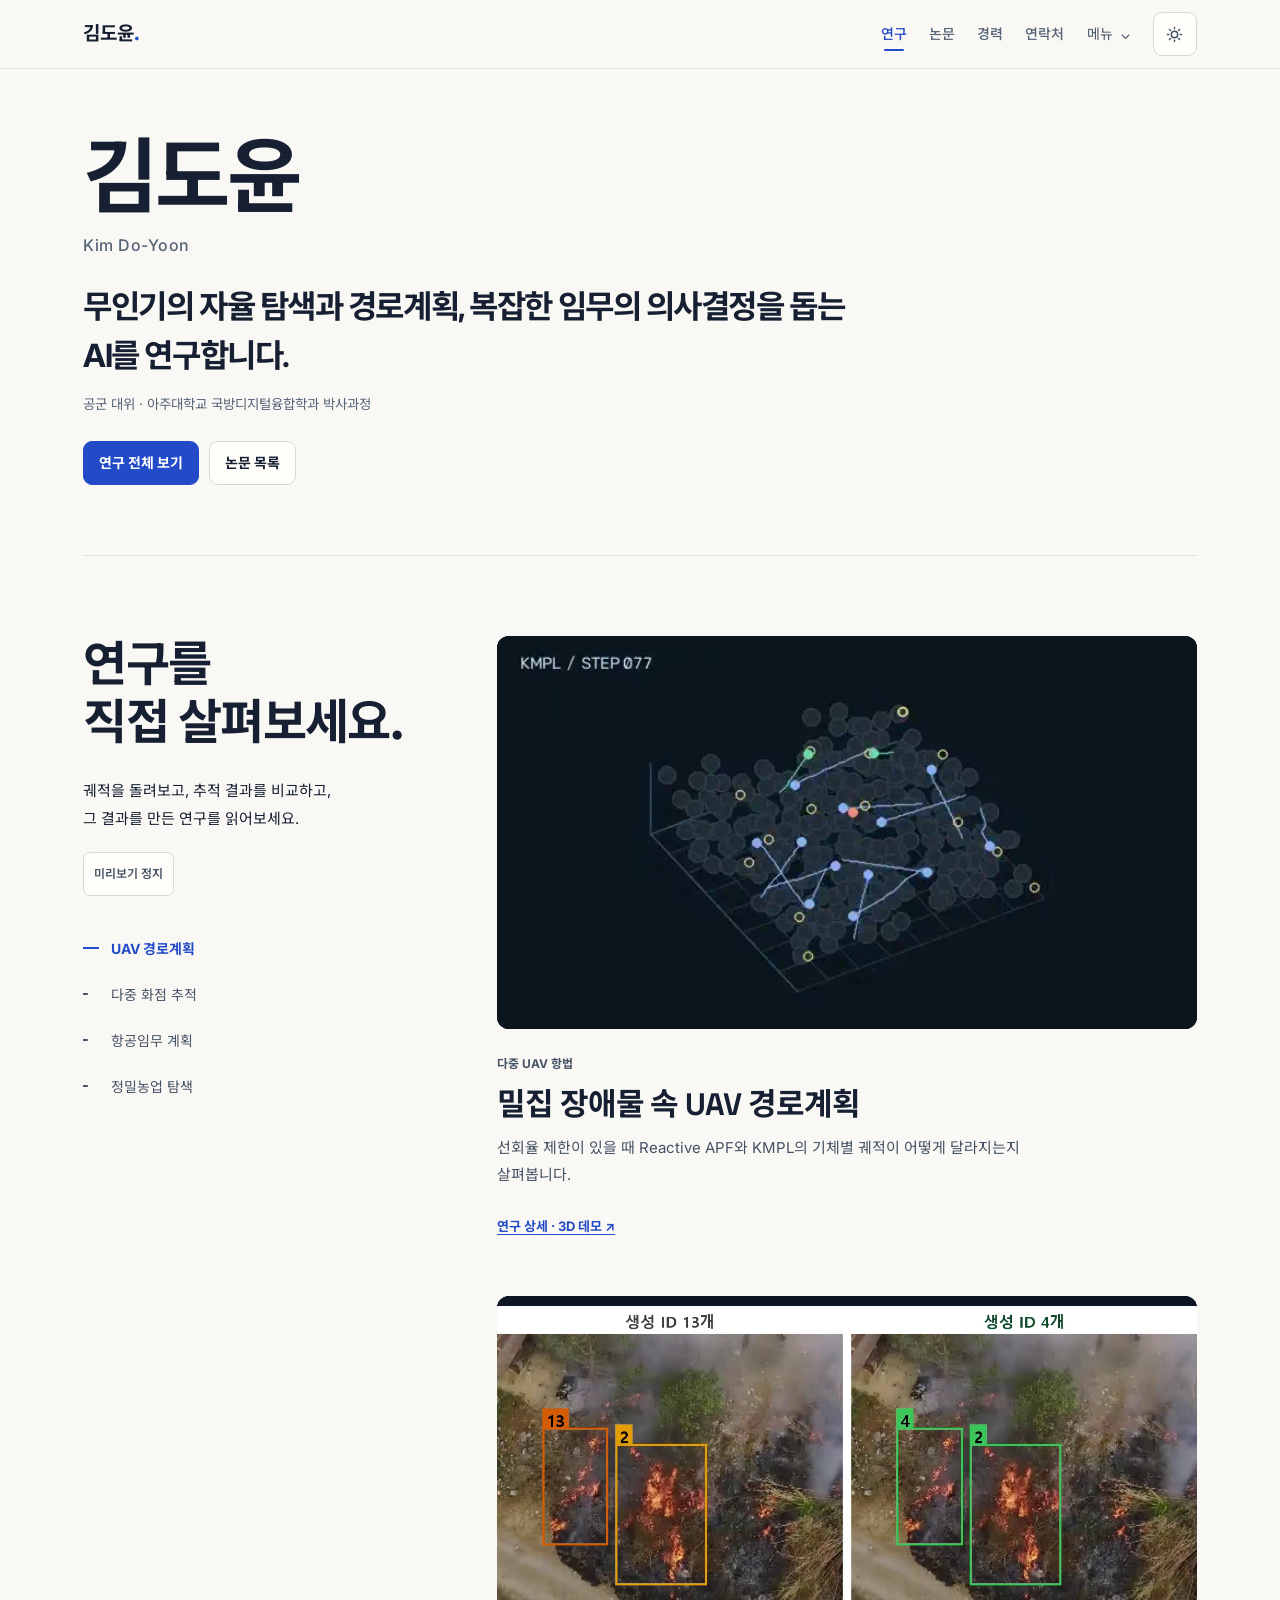
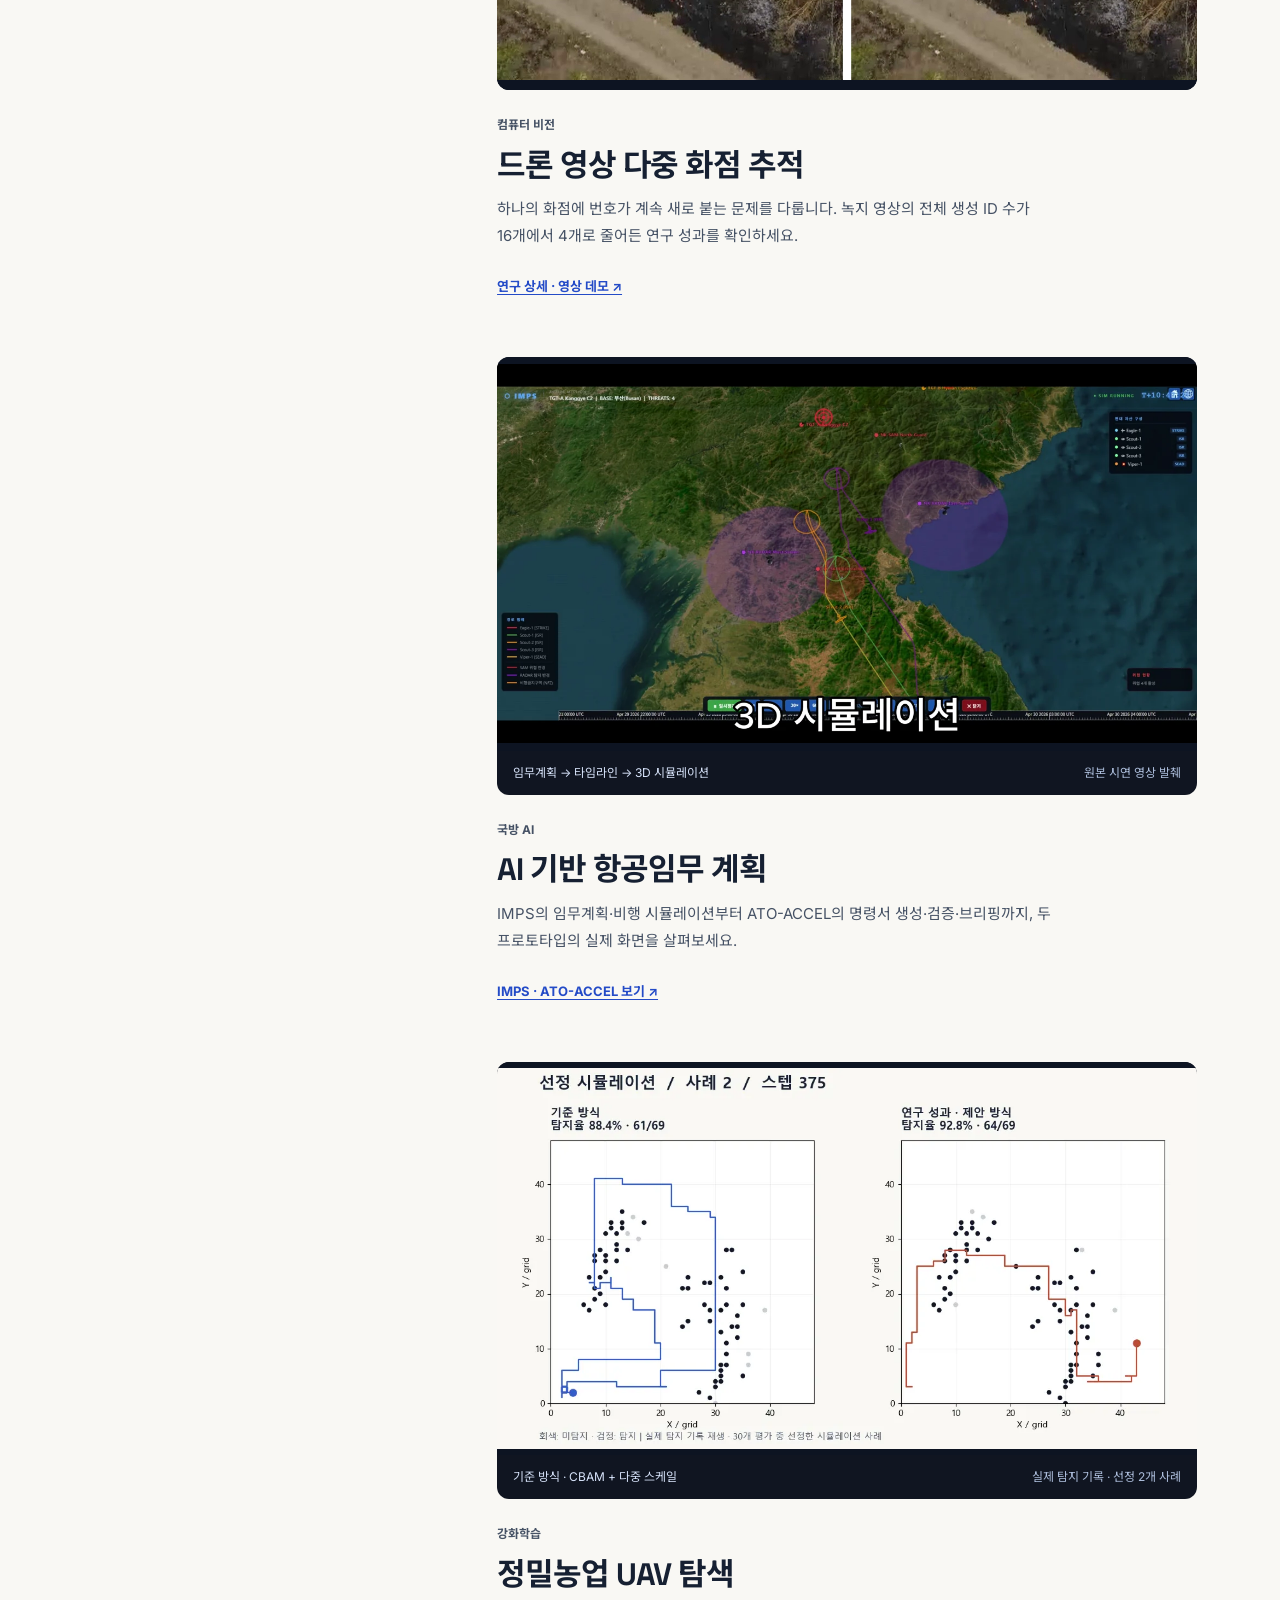
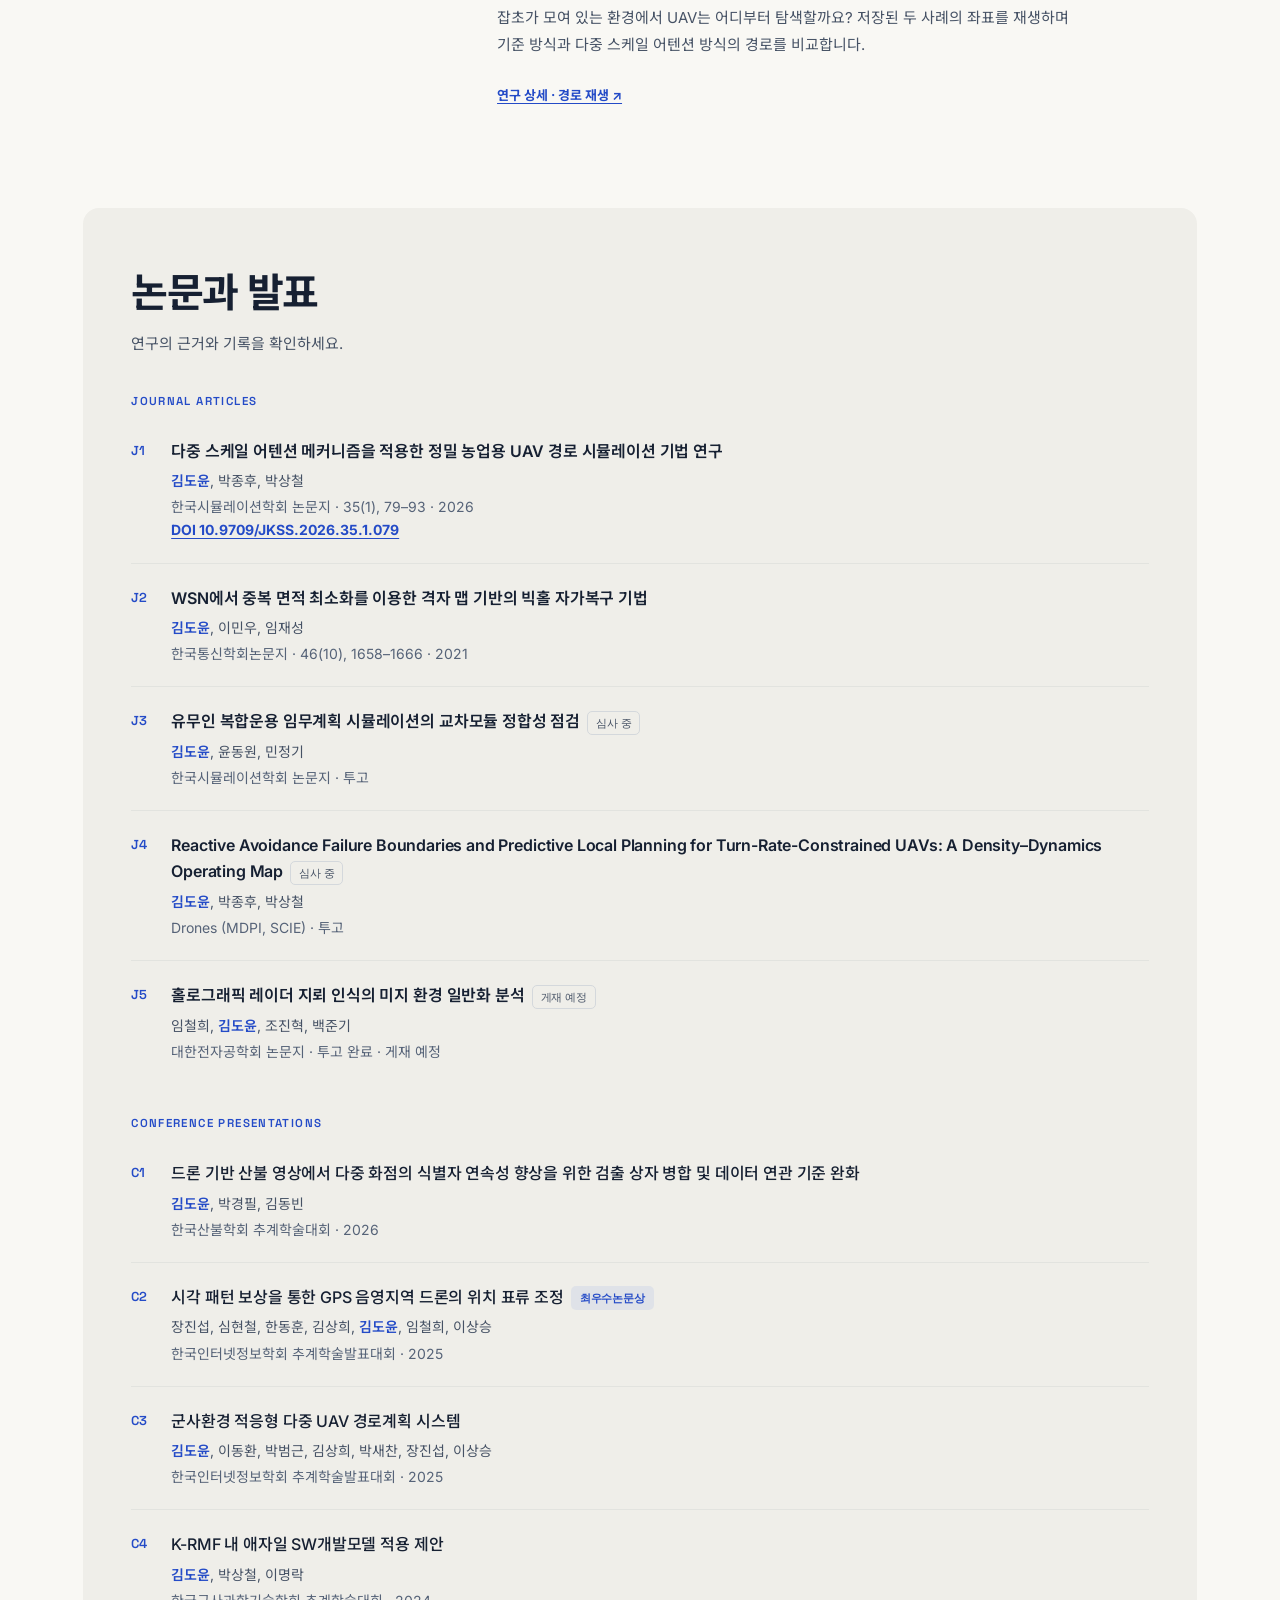
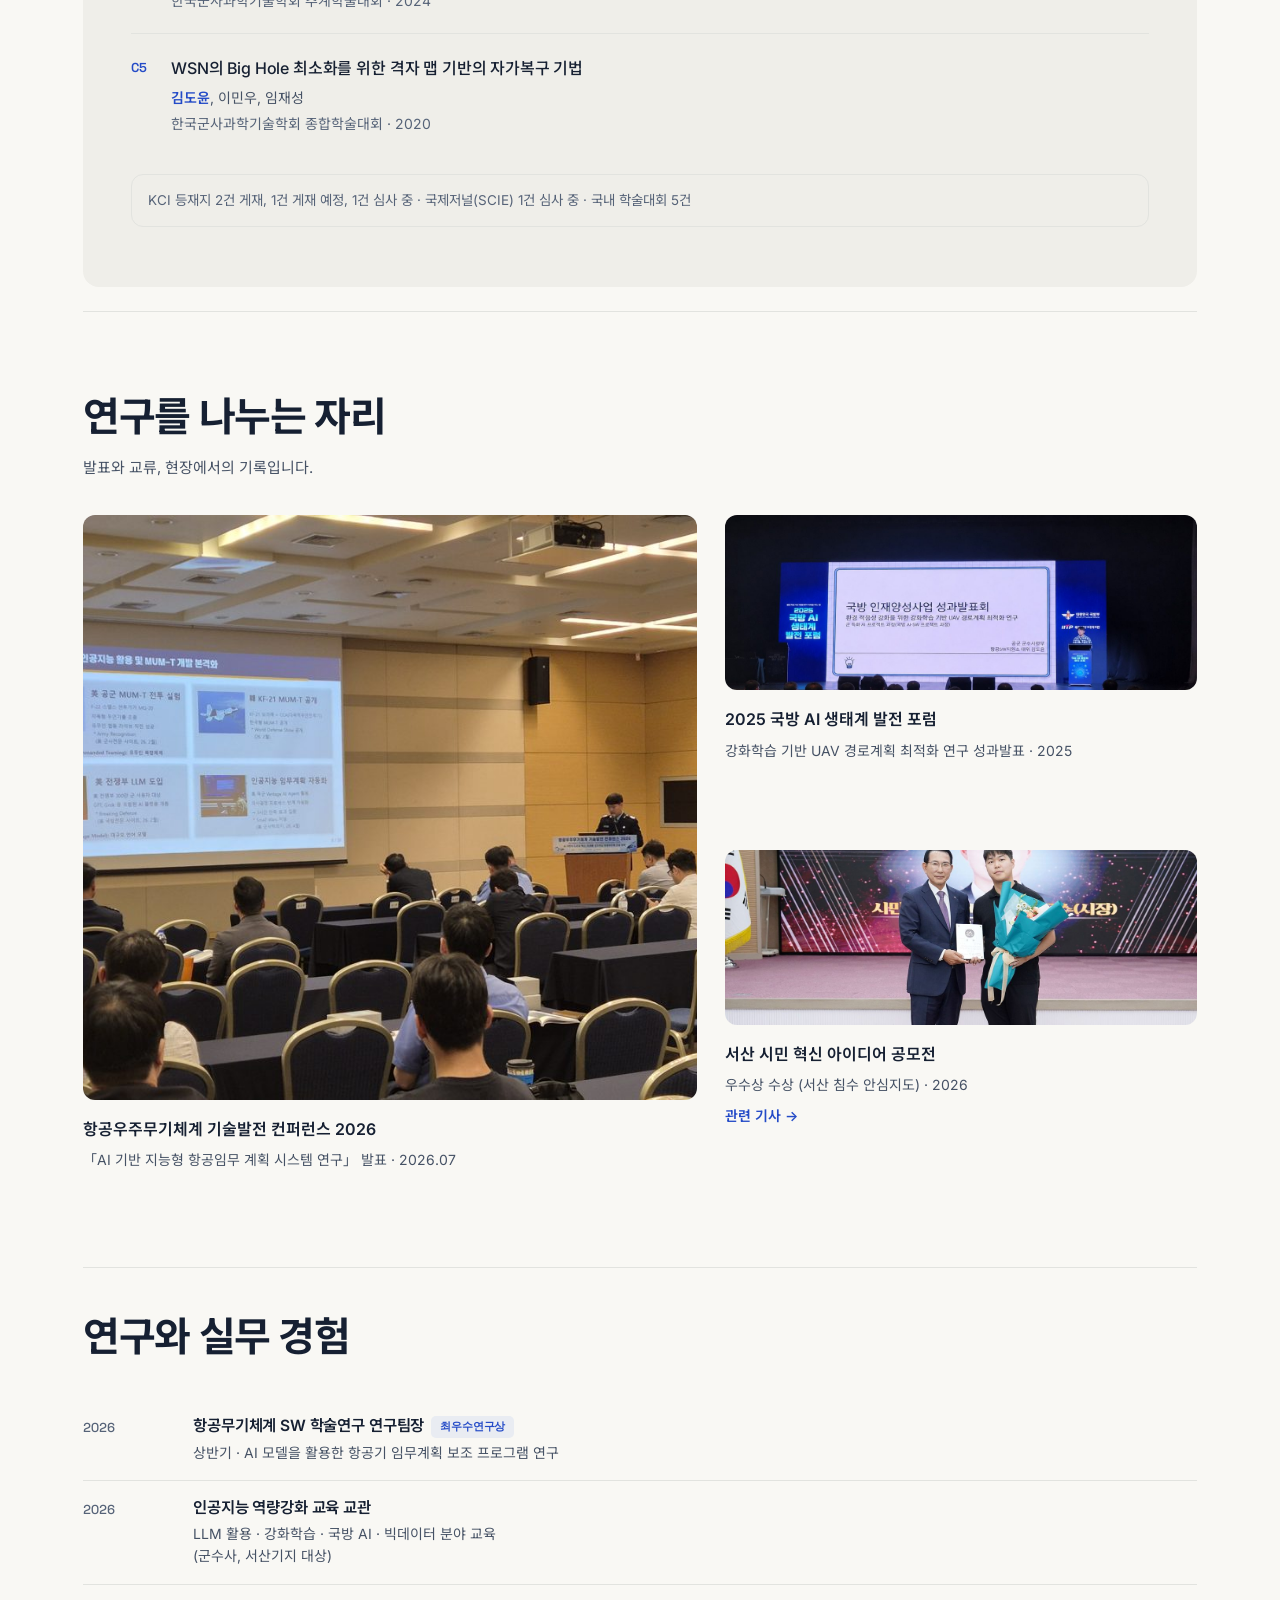
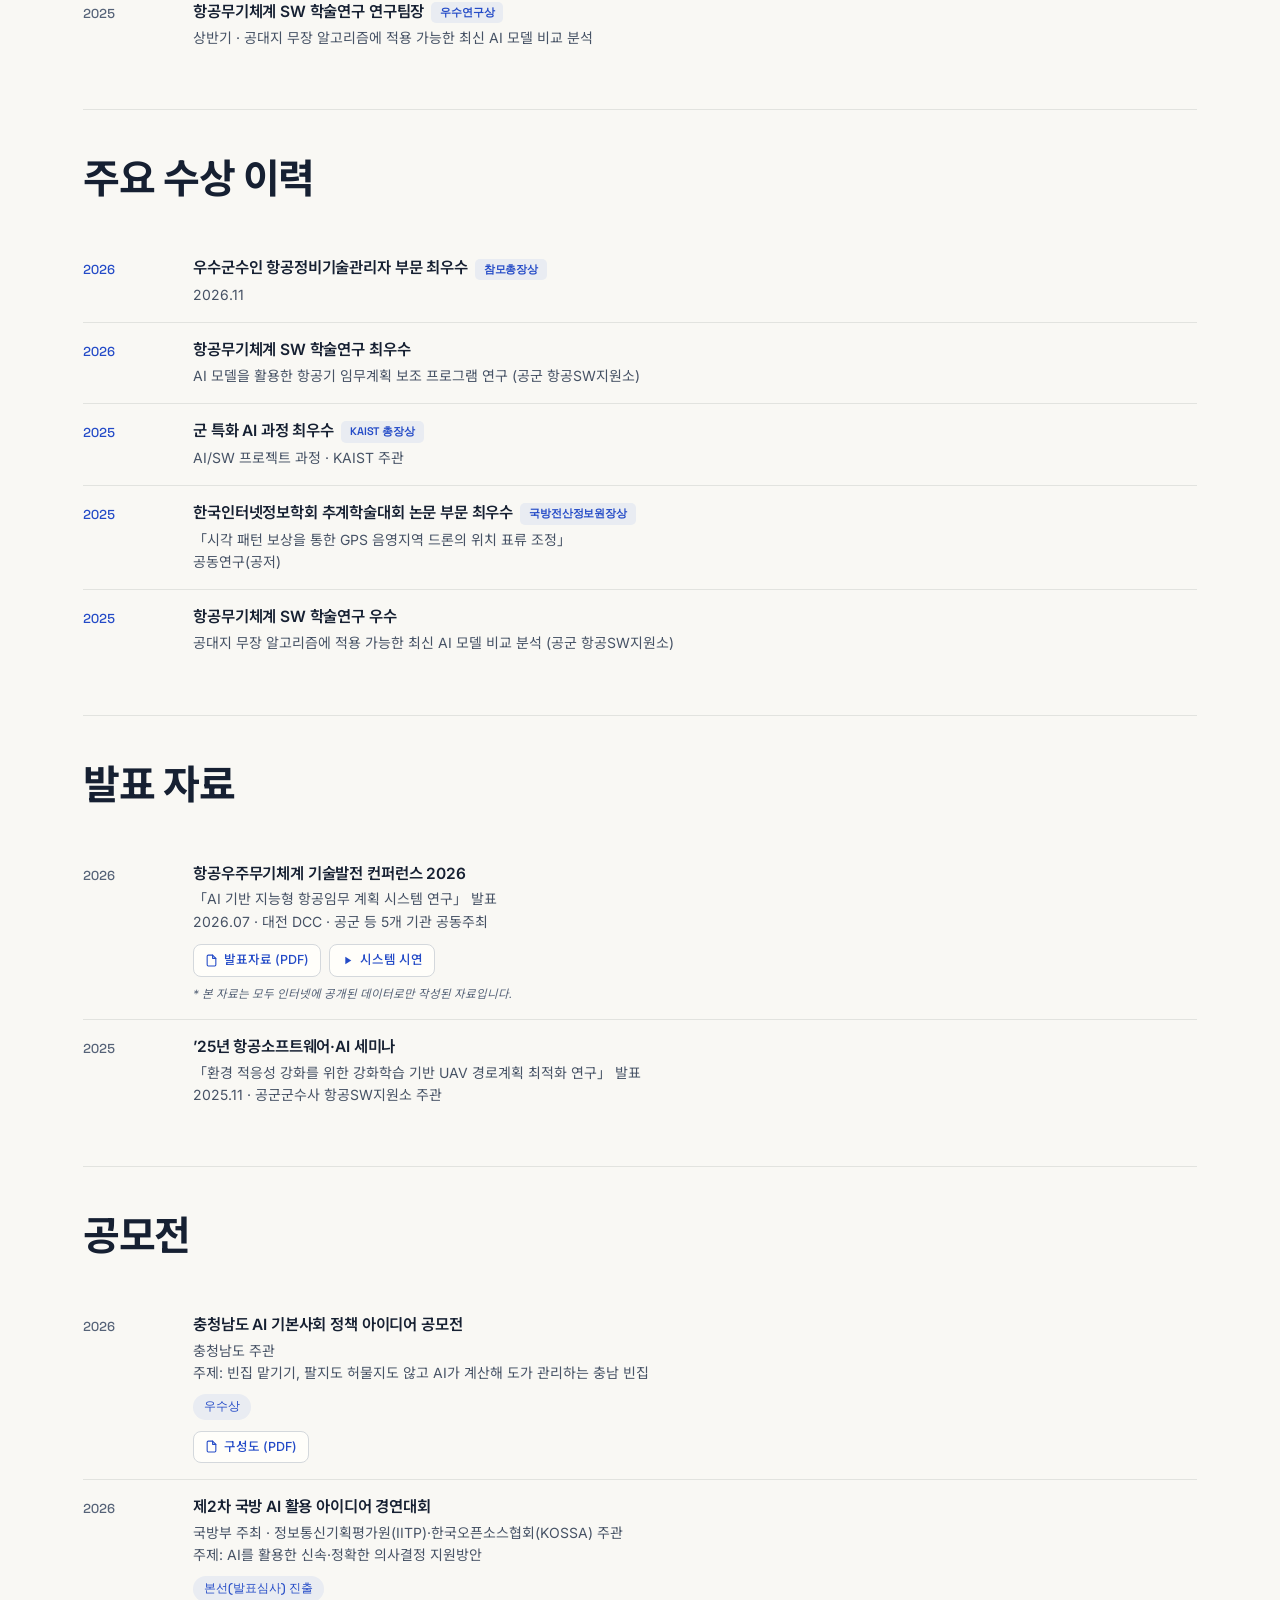
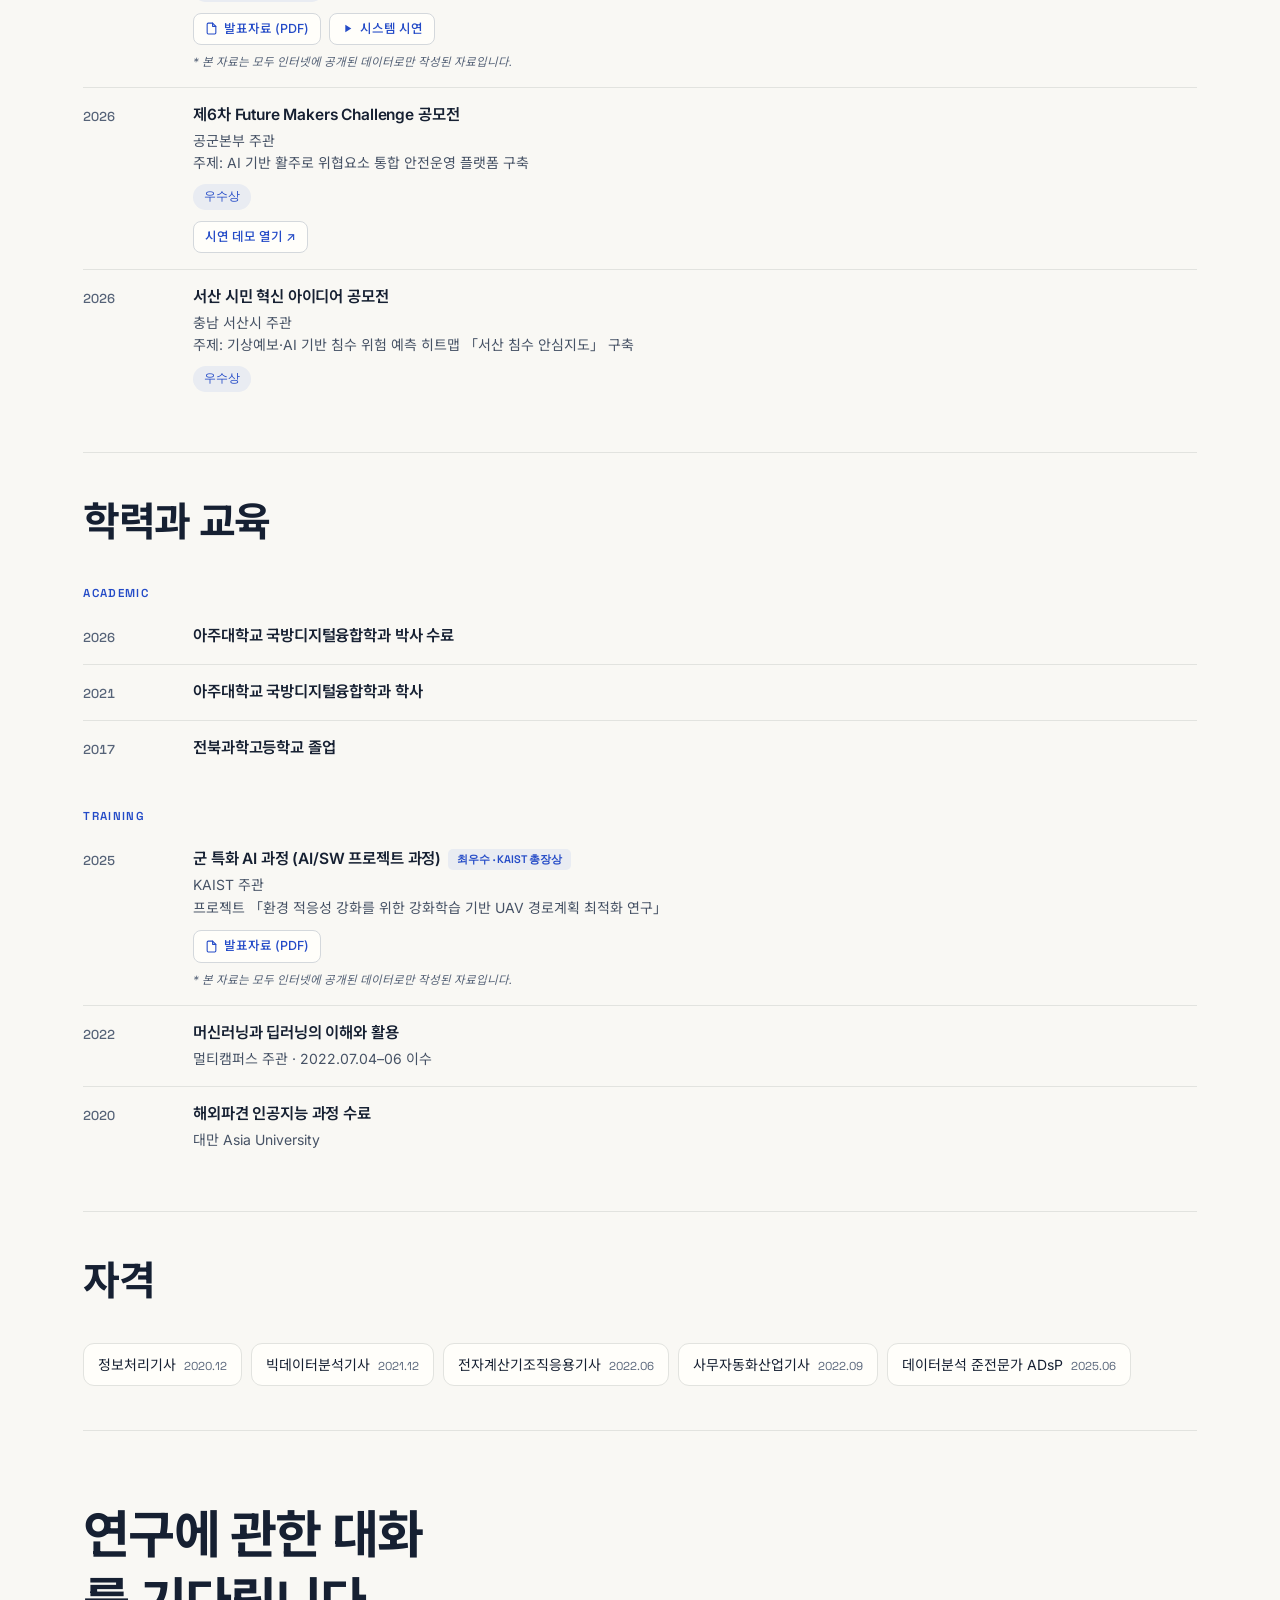
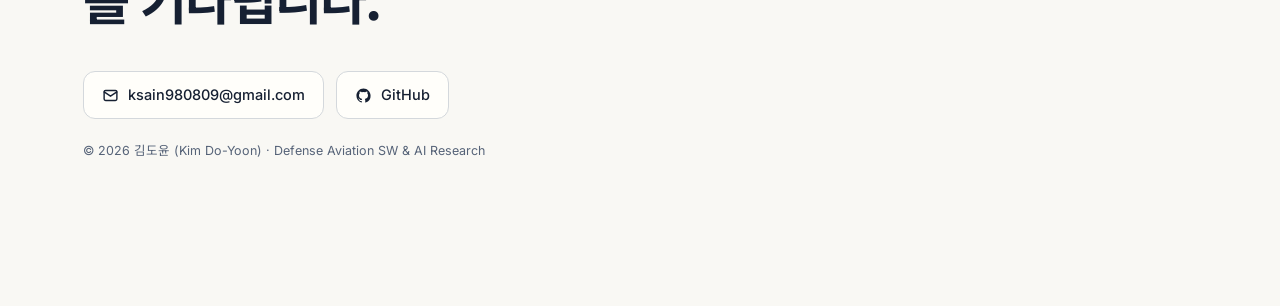
<file: index.html>
<!DOCTYPE html>
<html lang="ko" data-theme="light">
<head>
<meta charset="UTF-8">
<meta name="viewport" content="width=device-width, initial-scale=1.0">
<title>김도윤 | 강화학습 · 다중 UAV 연구</title>
<meta name="description" content="공군 대위 김도윤. 강화학습과 다중 UAV 자율성 연구. UAV 경로계획, AI 기반 임무계획, 정밀농업 탐색.">
<meta name="author" content="김도윤 (Kim Do-Yoon)">
<link rel="canonical" href="https://dodo-port.github.io/">
<meta name="theme-color" content="#ffffff">
<meta property="og:type" content="website">
<meta property="og:title" content="김도윤 | 강화학습 · 다중 UAV 연구">
<meta property="og:description" content="공군 대위 김도윤. 강화학습과 다중 UAV 자율성 연구. UAV 경로계획, AI 기반 임무계획, 정밀농업 탐색.">
<meta property="og:url" content="https://dodo-port.github.io/">
<meta property="og:locale" content="ko_KR">
<meta name="twitter:card" content="summary">
<meta name="twitter:title" content="김도윤 | 강화학습 · 다중 UAV 연구">
<meta name="twitter:description" content="공군 대위 김도윤. 강화학습과 다중 UAV 자율성 연구.">
<link rel="preconnect" href="https://fonts.googleapis.com">
<link rel="preconnect" href="https://fonts.gstatic.com" crossorigin>
<link href="https://fonts.googleapis.com/css2?family=Space+Grotesk:wght@400;500;600;700&family=Inter:wght@400;500;600&family=Noto+Sans+KR:wght@400;500;700&display=swap" rel="stylesheet">
<script>(function(){try{var t=localStorage.getItem('theme');if(t)document.documentElement.setAttribute('data-theme',t);}catch(e){}})();</script>
<style>
  :root{
    --bg:#ffffff; --bg2:#f6f7f9; --card:#ffffff;
    --text:#12141a; --text-dim:#484f5d; --text-faint:#6b7280;
    --line:#e8eaef; --line2:#dadde4;
    --accent:#2f56d0; --accent2:#5b8def; --accent-weak:rgba(47,86,208,.08);
    --shadow:0 1px 2px rgba(18,20,26,.04),0 8px 24px rgba(18,20,26,.06);
    --swarm:47,86,208; --spot:rgba(47,86,208,.06);
  }
  [data-theme="dark"]{
    --bg:#0e1116; --bg2:#161b22; --card:#161b22;
    --text:#eef1f6; --text-dim:#aeb6c2; --text-faint:#828c9b;
    --line:#232a33; --line2:#2f3742;
    --accent:#7aa2ff; --accent2:#9db9ff; --accent-weak:rgba(122,162,255,.12);
    --shadow:0 1px 2px rgba(0,0,0,.3),0 10px 30px rgba(0,0,0,.4);
    --swarm:122,162,255; --spot:rgba(122,162,255,.12);
  }
  *{margin:0;padding:0;box-sizing:border-box;}
  html{background:var(--bg);scroll-behavior:smooth;}
  body{background:var(--bg);color:var(--text);font-family:'Inter','Noto Sans KR',sans-serif;
    font-size:16px;line-height:1.65;-webkit-font-smoothing:antialiased;transition:background .4s,color .4s;overflow-x:hidden;}
  ::selection{background:var(--accent-weak);}
  a:focus-visible,button:focus-visible,.icon:focus-visible,.cbtn:focus-visible,.themebtn:focus-visible,.nav a:focus-visible{outline:2px solid var(--accent);outline-offset:3px;border-radius:6px;}
  a{color:inherit;}
  h1,h2,h3,.display{font-family:'Space Grotesk','Noto Sans KR',sans-serif;}
  /* cursor spotlight (커서 따라 은은한 빛) */
  .spotlight{position:fixed;inset:0;z-index:0;pointer-events:none;
    background:radial-gradient(560px circle at var(--mx,50%) var(--my,-300px),var(--spot),transparent 72%);}
  /* film grain (아주 옅은 질감) */
  .grain{position:fixed;inset:0;z-index:2;pointer-events:none;opacity:.04;
    background-image:url("data:image/svg+xml,%3Csvg xmlns='http://www.w3.org/2000/svg' width='170' height='170'%3E%3Cfilter id='n'%3E%3CfeTurbulence type='fractalNoise' baseFrequency='0.85' numOctaves='2' stitchTiles='stitch'/%3E%3C/filter%3E%3Crect width='100%25' height='100%25' filter='url(%23n)'/%3E%3C/svg%3E");}
  [data-theme="dark"] .grain{opacity:.07;}

  /* ===== TOP BAR ===== */
  .topbar{position:sticky;top:0;z-index:50;background:color-mix(in srgb,var(--bg) 80%,transparent);
    backdrop-filter:blur(14px);border-bottom:1px solid var(--line);}
  .topbar-in{max-width:800px;margin:0 auto;padding:0 28px;height:60px;display:flex;align-items:center;justify-content:space-between;}
  .brand{font-family:'Space Grotesk',sans-serif;font-weight:600;font-size:16px;letter-spacing:-.01em;white-space:nowrap;flex:none;}
  .brand .dot{color:var(--accent);}
  .nav{display:flex;gap:2px;align-items:center;}
  .nav a{position:relative;font-size:13px;color:var(--text-faint);text-decoration:none;padding:7px 9px;border-radius:7px;
    transition:color .18s;font-weight:500;white-space:nowrap;}
  .nav a:hover{color:var(--text);}
  .nav a.active{color:var(--accent);}
  .nav a.active::after{content:'';position:absolute;left:12px;right:12px;bottom:2px;height:2px;background:var(--accent);border-radius:2px;}
  .themebtn{margin-left:8px;width:36px;height:36px;border:1px solid var(--line2);border-radius:9px;background:var(--card);
    color:var(--text-dim);cursor:pointer;display:inline-flex;align-items:center;justify-content:center;transition:color .2s,background .2s,border-color .2s,transform .2s;}
  .themebtn:hover{color:var(--accent);border-color:var(--accent);transform:rotate(-15deg);}
  .themebtn svg{width:17px;height:17px;}
  .themebtn .moon{display:none;} [data-theme="dark"] .themebtn .sun{display:none;} [data-theme="dark"] .themebtn .moon{display:block;}

  .wrap{max-width:800px;margin:0 auto;padding:0 28px;position:relative;z-index:1;}

  /* ===== HERO ===== */
  .hero{position:relative;padding:66px 0 12px;}
  #swarm{position:absolute;inset:-30px -40px auto -40px;height:420px;width:calc(100% + 80px);z-index:0;pointer-events:none;
    -webkit-mask-image:radial-gradient(120% 100% at 60% 30%,#000 40%,transparent 78%);
    mask-image:radial-gradient(120% 100% at 60% 30%,#000 40%,transparent 78%);opacity:.9;}
  .hero-in{position:relative;z-index:1;display:grid;grid-template-columns:132px 1fr;gap:34px;align-items:start;}
  .avatar{width:132px;height:132px;border-radius:24px;overflow:hidden;border:1px solid var(--line2);
    background:linear-gradient(150deg,var(--accent-weak),var(--bg2));display:flex;align-items:center;justify-content:center;box-shadow:var(--shadow);}
  .avatar img{width:100%;height:100%;object-fit:cover;display:block;}
  .avatar .ph{font-family:'Space Grotesk',sans-serif;font-weight:600;font-size:40px;color:var(--accent);}
  .eyebrow{font-size:12.5px;color:var(--accent);font-weight:600;letter-spacing:.04em;margin-bottom:10px;display:inline-flex;align-items:center;gap:7px;}
  .eyebrow::before{content:'';width:16px;height:1.5px;background:var(--accent);}
  h1{font-size:clamp(30px,5.4vw,44px);font-weight:700;line-height:1.05;letter-spacing:-.022em;}
  h1 .rank{color:var(--text-faint);font-weight:500;font-size:.42em;display:block;letter-spacing:0;margin-bottom:8px;}
  .name-en{font-size:15px;color:var(--text-faint);margin-top:9px;font-weight:500;}
  .bio{font-size:16.5px;color:var(--text-dim);line-height:1.72;margin-top:20px;max-width:560px;}
  .bio .hl{color:var(--text);font-weight:600;}
  .affil{font-size:13.5px;color:var(--text-faint);margin-top:16px;line-height:1.7;}
  .affil b{color:var(--text-dim);font-weight:600;}
  .icons{display:flex;flex-wrap:wrap;gap:9px;margin-top:22px;}
  .icon{width:40px;height:40px;border:1px solid var(--line2);border-radius:11px;background:var(--card);color:var(--text-dim);
    display:inline-flex;align-items:center;justify-content:center;text-decoration:none;transition:color .2s,background .2s,border-color .2s,transform .2s;}
  .icon:hover{color:#fff;background:var(--accent);border-color:var(--accent);transform:translateY(-3px);box-shadow:var(--shadow);}
  .icon svg{width:18px;height:18px;}

  /* hero load stagger */
  .hero-in .anim{opacity:0;transform:translateY(14px);animation:rise .7s cubic-bezier(.2,.7,.2,1) forwards;}
  .hero-in .avatar{opacity:0;transform:scale(.9);animation:pop .7s cubic-bezier(.2,.7,.2,1) forwards;}
  .a1{animation-delay:.05s;} .a2{animation-delay:.14s;} .a3{animation-delay:.22s;}
  .a4{animation-delay:.30s;} .a5{animation-delay:.38s;} .a6{animation-delay:.46s;}
  @keyframes rise{to{opacity:1;transform:none;}}
  @keyframes pop{to{opacity:1;transform:none;}}

  /* ===== SECTION ===== */
  section{padding:46px 0;border-top:1px solid var(--line);scroll-margin-top:72px;}
  .sec-label{font-family:'Space Grotesk',sans-serif;font-size:12.5px;color:var(--text-faint);letter-spacing:.16em;
    text-transform:uppercase;font-weight:600;margin-bottom:24px;display:flex;align-items:center;gap:10px;}
  .sec-label::before{content:'';width:6px;height:6px;border-radius:2px;background:var(--accent);}

  /* reveal on scroll */
  .reveal{opacity:0;transform:translateY(20px);transition:opacity .6s cubic-bezier(.2,.7,.2,1),transform .6s cubic-bezier(.2,.7,.2,1);}
  .reveal.show{opacity:1;transform:none;}

  /* research */
  .interests{display:grid;grid-template-columns:1fr 1fr;gap:14px;}
  .interest{position:relative;background:var(--card);border:1px solid var(--line);border-radius:16px;padding:22px;
    transition:border-color .25s,transform .25s,box-shadow .25s;overflow:hidden;}
  .interest::before{content:'';position:absolute;inset:0;background:linear-gradient(150deg,var(--accent-weak),transparent 60%);opacity:0;transition:opacity .25s;}
  .interest:hover{border-color:var(--accent);transform:translateY(-4px);box-shadow:var(--shadow);}
  .interest:hover::before{opacity:1;}
  .interest>*{position:relative;}
  .interest .tag{display:inline-block;font-family:'Space Grotesk',sans-serif;font-size:11px;font-weight:600;letter-spacing:.06em;
    color:var(--accent);background:var(--accent-weak);border-radius:6px;padding:3px 9px;margin-bottom:12px;}
  .interest h3{font-size:16px;font-weight:600;margin-bottom:6px;letter-spacing:-.01em;}
  .interest p{font-size:14px;color:var(--text-dim);line-height:1.6;}

  /* projects & demos */
  .demos{display:grid;grid-template-columns:1fr 1fr;gap:16px;}
  .demo{background:var(--card);border:1px solid var(--line);border-radius:16px;overflow:hidden;transition:border-color .25s,transform .25s,box-shadow .25s;}
  .demo:hover{border-color:var(--accent);transform:translateY(-3px);box-shadow:var(--shadow);}
  .demo .vid{position:relative;aspect-ratio:16/9;background:var(--bg2);border-bottom:1px solid var(--line);overflow:hidden;}
  .demo .vid iframe,.demo .vid video{position:absolute;inset:0;width:100%;height:100%;border:0;display:block;object-fit:cover;}
  .demo .vid .ph{position:absolute;inset:0;display:flex;flex-direction:column;align-items:center;justify-content:center;gap:9px;
    color:var(--text-faint);font-size:12.5px;text-align:center;padding:0 16px;}
  .demo .vid .ph svg{width:34px;height:34px;opacity:.55;}
  .demo .meta{padding:16px 18px;}
  .demo .meta h3{font-size:15.5px;font-weight:600;margin-bottom:5px;letter-spacing:-.01em;}
  .demo .meta p{font-size:13.5px;color:var(--text-dim);line-height:1.55;}

  /* publications */
  .pub{display:grid;grid-template-columns:26px 1fr;gap:14px;padding:16px 0;}
  .pub+.pub{border-top:1px solid var(--line);}
  .pub .n{font-family:'Space Grotesk',sans-serif;font-size:13px;color:var(--accent);font-weight:600;padding-top:2px;}
  .pub .t{font-size:15.5px;font-weight:600;line-height:1.4;letter-spacing:-.01em;}
  .pub .a{font-size:13.5px;color:var(--text-dim);margin-top:5px;line-height:1.5;}
  .pub .v{font-size:13px;color:var(--text-faint);margin-top:3px;}
  .pub .me{color:var(--accent);font-weight:600;}
  .badge{display:inline-block;font-family:'Space Grotesk',sans-serif;font-size:11px;font-weight:500;padding:2px 8px;border-radius:5px;
    margin-left:7px;vertical-align:middle;background:var(--bg2);color:var(--text-dim);border:1px solid var(--line2);}
  .badge.award{background:var(--accent-weak);color:var(--accent);border-color:transparent;font-weight:600;}
  #awards .row .when{color:var(--accent);}
  .summary{margin-top:18px;font-size:13.5px;color:var(--text-faint);background:var(--bg2);border-radius:12px;padding:14px 16px;
    border:1px solid var(--line);}
  .pub.mini{padding:12px 0;}
  .pub.mini .t{font-size:14.5px;font-weight:500;}
  .pub.mini .a,.pub.mini .v{font-size:12.5px;}

  /* rows */
  .row{display:grid;grid-template-columns:104px 1fr;gap:20px;padding:16px 0;}
  .row+.row{border-top:1px solid var(--line);}
  .row .when{font-family:'Space Grotesk',sans-serif;font-size:13px;color:var(--text-faint);font-weight:500;padding-top:2px;}
  .row .head{font-size:15.5px;font-weight:600;letter-spacing:-.01em;line-height:1.4;}
  .row .desc{font-size:14px;color:var(--text-dim);margin-top:4px;line-height:1.6;}
  .desc,.row .head,.pub .t,.pub .a,.pub .v,.bio,.interest p{text-wrap:pretty;}
  .row .pill{display:inline-block;font-family:'Space Grotesk',sans-serif;font-size:12px;font-weight:500;color:var(--accent);
    background:var(--accent-weak);border-radius:20px;padding:3px 11px;margin-top:9px;}
  .links{display:flex;flex-wrap:wrap;gap:8px;margin-top:11px;}
  .rlink{display:inline-flex;align-items:center;gap:6px;font-size:12.5px;font-weight:500;color:var(--accent);text-decoration:none;
    border:1px solid var(--line2);border-radius:8px;padding:5px 11px;background:var(--card);transition:color .18s,background .18s,border-color .18s;}
  .rlink:hover{color:#fff;background:var(--accent);border-color:var(--accent);}
  .rlink svg{width:13px;height:13px;flex:none;}
  .note{font-size:11.5px;color:var(--text-faint);margin-top:9px;font-style:italic;line-height:1.5;}
  .subgrp{font-family:'Space Grotesk',sans-serif;font-size:11.5px;color:var(--accent);letter-spacing:.12em;text-transform:uppercase;font-weight:600;margin:0 0 6px;}
  .subgrp:not(:first-of-type){margin-top:30px;}

  /* chips */
  .chips{display:flex;flex-wrap:wrap;gap:9px;}
  .chip{display:inline-flex;align-items:baseline;gap:8px;font-size:14px;background:var(--card);border:1px solid var(--line);
    border-radius:11px;padding:9px 14px;transition:border-color .2s,transform .2s;}
  .chip:hover{border-color:var(--accent);transform:translateY(-2px);}
  .chip .d{font-family:'Space Grotesk',sans-serif;font-size:11.5px;color:var(--text-faint);}

  /* contact */
  .contact-row{display:flex;flex-wrap:wrap;gap:12px;align-items:center;margin-bottom:18px;}
  .cbtn{display:inline-flex;align-items:center;gap:9px;font-size:14.5px;font-weight:500;color:var(--text);text-decoration:none;
    border:1px solid var(--line2);border-radius:12px;padding:11px 18px;background:var(--card);transition:color .2s,background .2s,border-color .2s,transform .2s;}
  .cbtn:hover{color:#fff;background:var(--accent);border-color:var(--accent);transform:translateY(-2px);box-shadow:var(--shadow);}
  .cbtn svg{width:17px;height:17px;}
  .foot{font-size:12.5px;color:var(--text-faint);margin-top:22px;padding-bottom:64px;}

  /* research cards (그림 포함) */
  .rcards{display:grid;grid-template-columns:1fr 1fr;gap:16px;}
  .rcard{background:var(--card);border:1px solid var(--line);border-radius:16px;overflow:hidden;transition:border-color .25s,transform .25s,box-shadow .25s;}
  .rcard:hover{border-color:var(--accent);transform:translateY(-4px);box-shadow:var(--shadow);}
  .rcard .media{aspect-ratio:16/10;background:var(--card);border-bottom:1px solid var(--line);display:flex;align-items:center;justify-content:center;overflow:hidden;padding:10px;}
  .rcard .media img{width:100%;height:100%;object-fit:contain;display:block;}
  .rcard .meta{padding:18px 20px;}
  .rcard .rtag{display:inline-block;font-family:'Space Grotesk',sans-serif;font-size:11px;font-weight:600;letter-spacing:.04em;color:var(--accent);background:var(--accent-weak);border-radius:6px;padding:3px 9px;margin-bottom:10px;}
  .rcard h3{font-size:16px;font-weight:600;letter-spacing:-.01em;margin-bottom:6px;}
  .rcard p{font-size:13.5px;color:var(--text-dim);line-height:1.6;}

  /* activity gallery */
  .gallery{display:grid;grid-template-columns:1fr 1fr;gap:16px;}
  .gitem{border:1px solid var(--line);border-radius:14px;overflow:hidden;background:var(--card);transition:border-color .25s,transform .25s;}
  .gitem:hover{border-color:var(--accent);transform:translateY(-3px);}
  .gitem img{width:100%;aspect-ratio:16/9;object-fit:cover;display:block;border-bottom:1px solid var(--line);}
  .gitem .cap{padding:12px 15px;font-size:13px;color:var(--text-dim);}
  .gitem .cap b{color:var(--text);font-weight:600;display:block;font-size:13.5px;margin-bottom:2px;}
  .gitem .cap a{display:inline-block;margin-top:7px;color:var(--accent);font-weight:600;text-decoration:none;}
  .gitem .cap a:hover{text-decoration:underline;}

  @media(max-width:640px){
    .topbar-in{gap:10px;}
    .brand{flex:none;}
    .nav{overflow-x:auto;flex-wrap:nowrap;-webkit-overflow-scrolling:touch;scrollbar-width:none;}
    .nav::-webkit-scrollbar{display:none;}
    .nav a{padding:7px 8px;font-size:12.5px;white-space:nowrap;}
    .hero-in{grid-template-columns:1fr;gap:22px;}
    .avatar{width:104px;height:104px;}
    .interests{grid-template-columns:1fr;}
    .rcards{grid-template-columns:1fr;}
    .gallery{grid-template-columns:1fr;}
    .demos{grid-template-columns:1fr;}
    .row{grid-template-columns:1fr;gap:5px;}
    #swarm{height:340px;}
  }
  @media(prefers-reduced-motion:reduce){
    .hero-in .anim,.hero-in .avatar{animation:none;opacity:1;transform:none;}
    .reveal{opacity:1;transform:none;transition:none;}
    #swarm{display:none;}
    .spotlight{display:none;}
    html{scroll-behavior:auto;}
  }

  /* Portfolio preview */
  :root{--bg:#f9f8f4;--bg2:#efeee9;--card:#fffefa;--text:#162032;--text-dim:#465265;--text-faint:#566378;--line:#e2e3df;--line2:#d4d8dc;--accent:#244bc7;}
  [data-theme="dark"]{--bg:#101521;--bg2:#181f2d;--card:#181f2d;--text:#edf1fa;--text-dim:#bac5d8;--text-faint:#a2aec5;--line:#293345;--line2:#37445a;--accent:#9ab4ff;}
  .topbar-in,.wrap{max-width:1216px;padding-inline:clamp(20px,4vw,58px);}
  .topbar-in{height:68px;gap:12px;}
  .brand{font-family:'Space Grotesk','Noto Sans KR',sans-serif;text-decoration:none;font-size:19px;font-weight:700;}
  .nav{margin-left:auto;overflow:visible;gap:4px;}
  .nav a,.nav-more summary{font-size:14px;}
  .nav-more{position:relative;}
  .nav-more summary{list-style:none;cursor:pointer;color:var(--text-dim);padding:9px 10px;border-radius:7px;white-space:nowrap;}
  .nav-more summary::-webkit-details-marker{display:none;}
  .nav-more summary::after{content:'⌄';margin-left:7px;}
  .nav-more summary:focus-visible{outline:2px solid var(--accent);}
  .nav-more > div{position:absolute;top:calc(100% + 8px);right:0;display:grid;min-width:150px;padding:7px;border:1px solid var(--line2);border-radius:12px;background:var(--card);box-shadow:var(--shadow);}
  .nav-more a{padding:9px 12px;}
  .themebtn{margin-left:0;flex:none;}
  .hero{padding:clamp(38px,6vw,88px) 0 clamp(38px,5vw,72px);}
  .hero-in{grid-template-columns:minmax(0,1.12fr) minmax(0,1fr);align-items:center;gap:clamp(28px,5vw,72px);}
  .hero .eyebrow{margin-bottom:16px;letter-spacing:.08em;}
  .hero h1{font-size:clamp(47px,6.1vw,88px);letter-spacing:-.08em;line-height:1.08;}
  .name-en{font-size:16px;margin-top:10px;letter-spacing:.03em;}
  .hero .bio{font-size:clamp(19px,2.05vw,29px);font-weight:700;color:var(--text);letter-spacing:-.045em;line-height:1.53;margin-top:24px;word-break:keep-all;}
  .hero .affil{margin-top:12px;word-break:keep-all;}
  .hero-actions,.work-links{display:flex;flex-wrap:wrap;gap:10px;}
  .hero-actions{margin-top:25px;}
  .action{display:inline-flex;align-items:center;justify-content:center;min-height:44px;padding:9px 15px;border:1px solid var(--line2);border-radius:9px;font-size:14px;font-weight:700;text-decoration:none;background:var(--card);color:var(--text);}
  .action:hover{border-color:var(--accent);color:var(--accent);}
  .action.primary{color:white;background:#244bc7;border-color:#244bc7;}
  .action.primary:hover{background:#1838a0;}
  .hero-art{position:relative;isolation:isolate;overflow:hidden;min-width:0;border-radius:20px;background:#121e39;color:#dae6ff;border:1px solid #31446a;box-shadow:0 17px 36px rgba(15,30,62,.17);}
  .hero-art svg{display:block;width:100%;height:auto;}
  .hero-art #swarm{inset:0;width:100%;height:100%;mask-image:none;-webkit-mask-image:none;opacity:.46;}
  .hero-art .art-label{display:flex;justify-content:space-between;gap:10px;border-top:1px solid #36486b;padding:11px 16px;font-size:11px;color:#c4d4f5;letter-spacing:.08em;position:relative;}
  .section-head{margin-bottom:25px;}
  .section-head .sec-label{margin-bottom:8px;}
  .section-head h2{font-size:clamp(28px,4vw,42px);letter-spacing:-.055em;line-height:1.2;}
  .rcards{grid-template-columns:repeat(3,minmax(0,1fr));}
  .rcard.featured{grid-column:1/-1;display:grid;grid-template-columns:minmax(0,1.65fr) minmax(0,1fr);align-items:stretch;}
  .rcard .media{background:#fff;}
  .rcard.featured .media{border-bottom:0;border-right:1px solid var(--line);aspect-ratio:16/9;}
  .rcard.featured .meta{padding:clamp(20px,4vw,38px);align-self:center;}
  .rcard.featured h3{font-size:clamp(23px,3vw,31px);line-height:1.25;letter-spacing:-.055em;}
  .rcard.featured p{font-size:15px;}
  .rcard .work-links{margin-top:14px;}
  .work-links a{font-size:13px;color:var(--accent);font-weight:700;text-underline-offset:4px;padding-block:5px;}
  .feature-no{font-family:'Space Grotesk',sans-serif;font-size:12px;letter-spacing:.09em;color:var(--accent);font-weight:700;margin-bottom:12px;}
  .reveal{opacity:1;transform:none;}
  @media(max-width:760px){
    .topbar-in{height:60px;gap:6px;}
    .nav{gap:0;}
    .nav a,.nav-more summary{font-size:13px;padding-inline:7px;}
    .nav .desktop-nav{display:none;}
    .hero-in,.rcard.featured{grid-template-columns:minmax(0,1fr);}
    .hero .bio{margin-top:17px;}
    .hero-actions{margin-top:20px;}
    .hero-art svg{max-height:242px;}
    .rcards{grid-template-columns:minmax(0,1fr);}
    .rcard.featured .media{border-right:0;border-bottom:1px solid var(--line);}
  }

  /* Homepage layout with motion previews */
  .hero{padding:clamp(34px,5.5vw,78px) 0 clamp(34px,5vw,64px);}
  .hero-in{grid-template-columns:minmax(0,.86fr) minmax(0,1.28fr);gap:clamp(30px,4.2vw,64px);}
  .hero h1{font-size:clamp(46px,6.4vw,86px);}
  .hero .bio{font-size:clamp(19px,1.8vw,25px);}
  .preview-group{min-width:0;}
  .preview-heading{display:flex;align-items:center;justify-content:space-between;flex-wrap:wrap;gap:8px 12px;margin-bottom:12px;}
  .preview-heading h2{font-size:17px;letter-spacing:-.035em;}
  .motion-toggle{font:inherit;font-size:12px;font-weight:600;padding:6px 10px;border:1px solid var(--line2);border-radius:7px;background:var(--card);color:var(--text-dim);cursor:pointer;min-height:34px;}
  .motion-toggle:hover{color:var(--accent);border-color:var(--accent);}
  .preview-cards{display:grid;grid-template-columns:repeat(2,minmax(0,1fr));gap:12px;}
  .preview-card{display:grid;grid-template-rows:auto 1fr;min-width:0;background:#131e34;color:#f3f7ff;border:1px solid #304264;border-radius:15px;overflow:hidden;text-decoration:none;box-shadow:0 12px 30px rgba(18,31,57,.14);transition:transform .2s,border-color .2s;}
  .preview-card:hover{transform:translateY(-3px);border-color:#7598e8;}
  .preview-card video{display:block;width:100%;aspect-ratio:16/9;object-fit:cover;background:#0c1420;pointer-events:none;}
  .preview-caption{display:flex;flex-direction:column;gap:4px;padding:13px 13px 14px;border-top:1px solid #334565;}
  .preview-caption strong{font-size:clamp(13px,1.28vw,17px);font-weight:700;line-height:1.4;word-break:keep-all;}
  .preview-caption span{font-size:12px;color:#b8ccf0;line-height:1.45;word-break:keep-all;}
  .preview-caption small{font-size:11px;color:#a4beff;font-weight:700;margin-top:4px;}
  .research-grid{display:grid;grid-template-columns:repeat(2,minmax(0,1fr));gap:14px;}
  .research-entry{display:flex;flex-direction:column;gap:8px;padding:clamp(17px,3vw,27px);background:var(--card);border:1px solid var(--line);border-radius:14px;}
  .research-entry h3{font-size:clamp(19px,2.1vw,25px);line-height:1.3;letter-spacing:-.045em;word-break:keep-all;}
  .research-entry p,.section-head > p:last-child{color:var(--text-dim);font-size:14px;word-break:keep-all;}
  .section-head > p:last-child{margin-top:9px;}
  .research-kind{font-size:12px;color:var(--accent);font-weight:700;}
  .research-entry .work-links{margin-top:auto;padding-top:6px;}
  .research-entry a,.pub .v a{color:var(--accent);font-weight:700;text-underline-offset:3px;}
  .pub[id]{scroll-margin-top:84px;}
  .pub:target{background:var(--accent-weak);border-radius:8px;}
  @media(max-width:760px){
    .hero-in{grid-template-columns:minmax(0,1fr);gap:26px;}
    .preview-cards{gap:8px;}
    .preview-caption{padding:9px;}
    .research-grid{grid-template-columns:1fr;}
  }
  @media(prefers-reduced-motion:reduce){
    .preview-card{transition:none;}
    .preview-card:hover{transform:none;}
  }
</style>
<link rel="stylesheet" href="assets/research/portfolio-flow.css?v=autoplay3">
</head>
<body>
<a class="skip-link" href="#main-content">본문으로 건너뛰기</a>
<div class="reading-progress" aria-hidden="true"><i></i></div>
<div class="spotlight" aria-hidden="true"></div>
<div class="grain" aria-hidden="true"></div>

<div class="topbar">
  <div class="topbar-in">
    <a class="brand" href="#top">김도윤<span class="dot">.</span></a>
    <nav class="nav" aria-label="주 메뉴">
      <a href="#research">연구</a>
      <a href="#pub">논문</a>
      <a class="desktop-nav" href="#exp">경력</a>
      <a class="desktop-nav" href="#contact">연락처</a>
      <details class="nav-more">
        <summary>메뉴</summary>
        <div>
          <a href="#activities">활동</a><a href="#exp">경력</a><a href="#awards">수상</a>
          <a href="#talks">발표</a><a href="#comp">공모전</a><a href="#edu">학력</a>
          <a href="#cert">자격</a><a href="#contact">연락처</a>
        </div>
      </details>
    </nav>
      <button class="themebtn" id="themeBtn" aria-label="다크/라이트 전환" title="다크/라이트 전환">
        <svg class="sun" viewBox="0 0 24 24" fill="none" stroke="currentColor" stroke-width="2" stroke-linecap="round"><circle cx="12" cy="12" r="4.5"/><path d="M12 2v2M12 20v2M4.9 4.9l1.4 1.4M17.7 17.7l1.4 1.4M2 12h2M20 12h2M4.9 19.1l1.4-1.4M17.7 6.3l1.4-1.4"/></svg>
        <svg class="moon" viewBox="0 0 24 24" fill="none" stroke="currentColor" stroke-width="2" stroke-linecap="round" stroke-linejoin="round"><path d="M21 12.8A9 9 0 1111.2 3a7 7 0 009.8 9.8z"/></svg>
      </button>
  </div>
</div>

<main class="wrap" id="main-content" tabindex="-1">
  <header class="hero" id="top">
    <div class="hero-in">
      <div>

        <h1>김도윤</h1>
        <p class="name-en">Kim Do-Yoon</p>
        <p class="bio">무인기의 자율 탐색과 경로계획, 복잡한 임무의 의사결정을 돕는 AI를 연구합니다.</p>
        <p class="affil">공군 대위 · 아주대학교 국방디지털융합학과 박사과정</p>
        <div class="hero-actions">
          <a class="action primary" href="#research">연구 전체 보기</a>
          <a class="action" href="#pub">논문 목록</a>
        </div>
      </div>
    </div>
  </header>

  <section id="research">
    <div class="section-head"><h2>연구를 <br>직접 살펴보세요.</h2><p>궤적을 돌려보고, 추적 결과를 비교하고, 그 결과를 만든 연구를 읽어보세요.</p><button class="motion-toggle research-motion-toggle" type="button" data-motion-toggle hidden>미리보기 정지</button></div>
    <div class="research-grid">
      <article class="research-entry"><video class="motion-cover research-visual" data-src="assets/research/kmpl-cover.mp4" data-animated="assets/research/kmpl-cover-animated.webp" poster="assets/research/kmpl-cover.webp" preload="metadata" autoplay muted loop playsinline webkit-playsinline aria-hidden="true"></video><div class="research-copy">
        <span class="research-kind">다중 UAV 항법</span><h3>밀집 장애물 속 UAV 경로계획</h3>
        <p>선회율 제한이 있을 때 Reactive APF와 KMPL의 기체별 궤적이 어떻게 달라지는지 살펴봅니다.</p>
        <div class="work-links"><a href="kmpl-3d.html">연구 상세 · 3D 데모 ↗</a></div>
      </div></article>
      <article class="research-entry"><video class="motion-cover research-visual" data-src="assets/research/wildfire-talk-cover.mp4" data-animated="assets/research/wildfire-talk-cover-animated.webp" poster="assets/research/wildfire-talk-demo.webp" preload="metadata" autoplay muted loop playsinline webkit-playsinline aria-hidden="true"></video><div class="research-copy">
        <span class="research-kind">컴퓨터 비전</span><h3>드론 영상 다중 화점 추적</h3>
        <p>하나의 화점에 번호가 계속 새로 붙는 문제를 다룹니다. 녹지 영상의 전체 생성 ID 수가 16개에서 4개로 줄어든 연구 성과를 확인하세요.</p>
        <div class="work-links"><a href="wildfire-tracks.html">연구 상세 · 영상 데모 ↗</a></div>
      </div></article>
      <article class="research-entry"><div class="research-film"><video class="motion-cover research-visual" data-preview-image="true" data-src="assets/research/imps-cover.mp4" data-animated="assets/research/imps-cover-animated.webp" poster="assets/research/imps-cover.webp" preload="metadata" autoplay muted loop playsinline webkit-playsinline aria-hidden="true"></video><div class="film-caption"><span>임무계획 → 타임라인 → 3D 시뮬레이션</span><span>원본 시연 영상 발췌</span></div></div><div class="research-copy">
        <span class="research-kind">국방 AI</span><h3>AI 기반 항공임무 계획</h3>
        <p>IMPS의 임무계획·비행 시뮬레이션부터 ATO-ACCEL의 명령서 생성·검증·브리핑까지, 두 프로토타입의 실제 화면을 살펴보세요.</p>
        <div class="work-links"><a href="imps-record.html">IMPS · ATO-ACCEL 보기 ↗</a></div>
      </div></article>
      <article class="research-entry"><div class="research-film"><video class="motion-cover research-visual" data-src="assets/research/agriculture-cover.mp4" data-animated="assets/research/agriculture-cover-animated.webp" poster="assets/research/agriculture-cover.webp" preload="metadata" autoplay muted loop playsinline webkit-playsinline aria-hidden="true"></video><div class="film-caption"><span>기준 방식 · CBAM + 다중 스케일</span><span>실제 탐지 기록 · 선정 2개 사례</span></div></div><div class="research-copy">
        <span class="research-kind">강화학습</span><h3>정밀농업 UAV 탐색</h3>
        <p>잡초가 모여 있는 환경에서 UAV는 어디부터 탐색할까요? 저장된 두 사례의 좌표를 재생하며 기준 방식과 다중 스케일 어텐션 방식의 경로를 비교합니다.</p>
        <div class="work-links"><a href="agriculture-paths.html">연구 상세 · 경로 재생 ↗</a></div>
      </div></article>
    </div>
  </section>

  <section id="pub" class="reveal">
    <div class="section-title"><h2>논문과 발표</h2><p>연구의 근거와 기록을 확인하세요.</p></div>

    <div class="subgrp">Journal Articles</div>
    <div class="pub" id="paper-agriculture"><div class="n">J1</div><div><div class="t">다중 스케일 어텐션 메커니즘을 적용한 정밀 농업용 UAV 경로 시뮬레이션 기법 연구</div><div class="a"><span class="me">김도윤</span>, 박종후, 박상철</div><div class="v">한국시뮬레이션학회 논문지 · 35(1), 79–93 · 2026<br><a href="https://doi.org/10.9709/JKSS.2026.35.1.079">DOI 10.9709/JKSS.2026.35.1.079</a></div></div></div>
    <div class="pub"><div class="n">J2</div><div><div class="t">WSN에서 중복 면적 최소화를 이용한 격자 맵 기반의 빅홀 자가복구 기법</div><div class="a"><span class="me">김도윤</span>, 이민우, 임재성</div><div class="v">한국통신학회논문지 · 46(10), 1658–1666 · 2021</div></div></div>
    <div class="pub" id="paper-imps"><div class="n">J3</div><div><div class="t">유무인 복합운용 임무계획 시뮬레이션의 교차모듈 정합성 점검<span class="badge">심사 중</span></div><div class="a"><span class="me">김도윤</span>, 윤동원, 민정기</div><div class="v">한국시뮬레이션학회 논문지 · 투고</div></div></div>
    <div class="pub" id="paper-kmpl"><div class="n">J4</div><div><div class="t">Reactive Avoidance Failure Boundaries and Predictive Local Planning for Turn-Rate-Constrained UAVs: A Density–Dynamics Operating Map<span class="badge">심사 중</span></div><div class="a"><span class="me">김도윤</span>, 박종후, 박상철</div><div class="v">Drones (MDPI, SCIE) · 투고</div></div></div>
    <div class="pub"><div class="n">J5</div><div><div class="t">홀로그래픽 레이더 지뢰 인식의 미지 환경 일반화 분석<span class="badge">게재 예정</span></div><div class="a">임철희, <span class="me">김도윤</span>, 조진혁, 백준기</div><div class="v">대한전자공학회 논문지 · 투고 완료 · 게재 예정</div></div></div>

    <div class="subgrp">Conference Presentations</div>
    <div class="pub mini" id="paper-wildfire"><div class="n">C1</div><div><div class="t">드론 기반 산불 영상에서 다중 화점의 식별자 연속성 향상을 위한 검출 상자 병합 및 데이터 연관 기준 완화</div><div class="a"><span class="me">김도윤</span>, 박경필, 김동빈</div><div class="v">한국산불학회 추계학술대회 · 2026</div></div></div>
    <div class="pub mini"><div class="n">C2</div><div><div class="t">시각 패턴 보상을 통한 GPS 음영지역 드론의 위치 표류 조정<span class="badge award">최우수논문상</span></div><div class="a">장진섭, 심현철, 한동훈, 김상희, <span class="me">김도윤</span>, 임철희, 이상승</div><div class="v">한국인터넷정보학회 추계학술발표대회 · 2025</div></div></div>
    <div class="pub mini"><div class="n">C3</div><div><div class="t">군사환경 적응형 다중 UAV 경로계획 시스템</div><div class="a"><span class="me">김도윤</span>, 이동환, 박범근, 김상희, 박새찬, 장진섭, 이상승</div><div class="v">한국인터넷정보학회 추계학술발표대회 · 2025</div></div></div>
    <div class="pub mini"><div class="n">C4</div><div><div class="t">K-RMF 내 애자일 SW개발모델 적용 제안</div><div class="a"><span class="me">김도윤</span>, 박상철, 이명락</div><div class="v">한국군사과학기술학회 추계학술대회 · 2024</div></div></div>
    <div class="pub mini"><div class="n">C5</div><div><div class="t">WSN의 Big Hole 최소화를 위한 격자 맵 기반의 자가복구 기법</div><div class="a"><span class="me">김도윤</span>, 이민우, 임재성</div><div class="v">한국군사과학기술학회 종합학술대회 · 2020</div></div></div>

    <div class="summary">KCI 등재지 2건 게재, 1건 게재 예정, 1건 심사 중 · 국제저널(SCIE) 1건 심사 중 · 국내 학술대회 5건</div>
  </section>

  <section id="activities" class="reveal">
    <div class="section-title"><h2>연구를 나누는 자리</h2><p>발표와 교류, 현장에서의 기록입니다.</p></div>
    <div class="gallery">
      <div class="gitem"><img src="assets/activity/talk_conf2026.jpg" alt="항공우주무기체계 기술발전 컨퍼런스 2026 발표" loading="lazy" width="1200" height="675"><div class="cap"><b>항공우주무기체계 기술발전 컨퍼런스 2026</b>「AI 기반 지능형 항공임무 계획 시스템 연구」 발표 · 2026.07</div></div>
      <div class="gitem"><img src="assets/activity/talk_forum2025.jpg" alt="2025 국방 AI 생태계 발전 포럼 성과발표" loading="lazy" width="1200" height="900"><div class="cap"><b>2025 국방 AI 생태계 발전 포럼</b>강화학습 기반 UAV 경로계획 최적화 연구 성과발표 · 2025</div></div>
      <div class="gitem"><img src="assets/activity/award_seosan.jpg" alt="서산 시민 혁신 아이디어 공모전 우수상 수상" loading="lazy" width="1200" height="675"><div class="cap"><b>서산 시민 혁신 아이디어 공모전</b>우수상 수상 (서산 침수 안심지도) · 2026<br><a href="https://cc.newdaily.co.kr/site/data/html/2026/09/15/2026091500018.html" target="_blank" rel="noopener">관련 기사 →</a></div></div>
    </div>
  </section>

  <!-- ===== PROJECTS & DEMOS (임시 숨김. 영상 준비되면 아래 section의 hidden 속성 제거 + 네비에 Demos 링크 복원) ===== -->
  <section id="demos" class="reveal" hidden>
    <div class="sec-label">Projects &amp; Demos</div>
    <div class="demos">
      <!--
        영상 카드 사용법 (카드 하나 = <div class="demo">), 복사해서 늘리면 됩니다.
        · YouTube(권장): .vid 안의 <iframe> 주석을 풀고 VIDEO_ID 만 교체, 아래 .ph 는 지우기
          예) <iframe src="https://www.youtube.com/embed/abc123" title="데모" allowfullscreen loading="lazy"></iframe>
        · 직접 올린 mp4(짧은 클립): <video controls preload="metadata" src="videos/demo1.mp4"></video>
        ※ 본인이 제작 + 민감내용 없는 영상만!
      -->
      <div class="demo">
        <div class="vid">
          <!-- <iframe src="https://www.youtube.com/embed/VIDEO_ID" title="데모 영상" allowfullscreen loading="lazy"></iframe> -->
          <div class="ph">
            <svg viewBox="0 0 24 24" fill="none" stroke="currentColor" stroke-width="1.5"><circle cx="12" cy="12" r="9.2"/><path d="M10 8.4l6 3.6-6 3.6z" fill="currentColor" stroke="none"/></svg>
            영상 자리: 제작하신 데모 링크를 넣어주세요
          </div>
        </div>
        <div class="meta"><h3>프로젝트 제목</h3><p>한 줄 설명: 무엇을, 어떻게, 어떤 결과.</p></div>
      </div>
      <div class="demo">
        <div class="vid">
          <div class="ph">
            <svg viewBox="0 0 24 24" fill="none" stroke="currentColor" stroke-width="1.5"><circle cx="12" cy="12" r="9.2"/><path d="M10 8.4l6 3.6-6 3.6z" fill="currentColor" stroke="none"/></svg>
            영상 자리: 제작하신 데모 링크를 넣어주세요
          </div>
        </div>
        <div class="meta"><h3>프로젝트 제목</h3><p>한 줄 설명: 무엇을, 어떻게, 어떤 결과.</p></div>
      </div>
    </div>
  </section>


  <section id="exp" class="reveal">
    <div class="section-title"><h2>연구와 실무 경험</h2></div>
    <div class="row"><div class="when">2026</div><div><div class="head">항공무기체계 SW 학술연구 연구팀장<span class="badge award">최우수연구상</span></div><div class="desc">상반기 · AI 모델을 활용한 항공기 임무계획 보조 프로그램 연구</div></div></div>
    <div class="row"><div class="when">2026</div><div><div class="head">인공지능 역량강화 교육 교관</div><div class="desc">LLM 활용 · 강화학습 · 국방 AI · 빅데이터 분야 교육<br>(군수사, 서산기지 대상)</div></div></div>
    <div class="row"><div class="when">2025</div><div><div class="head">항공무기체계 SW 학술연구 연구팀장<span class="badge award">우수연구상</span></div><div class="desc">상반기 · 공대지 무장 알고리즘에 적용 가능한 최신 AI 모델 비교 분석</div></div></div>
  </section>

  <!-- ===== AWARDS ===== -->
  <section id="awards" class="reveal">
    <div class="section-title"><h2>주요 수상 이력</h2></div>
    <div class="row"><div class="when">2026</div><div><div class="head">우수군수인 항공정비기술관리자 부문 최우수<span class="badge award">참모총장상</span></div><div class="desc">2026.11</div></div></div>
    <div class="row"><div class="when">2026</div><div><div class="head">항공무기체계 SW 학술연구 최우수</div><div class="desc">AI 모델을 활용한 항공기 임무계획 보조 프로그램 연구 (공군 항공SW지원소)</div></div></div>
    <div class="row"><div class="when">2025</div><div><div class="head">군 특화 AI 과정 최우수<span class="badge award">KAIST 총장상</span></div><div class="desc">AI/SW 프로젝트 과정 · KAIST 주관</div></div></div>
    <div class="row"><div class="when">2025</div><div><div class="head">한국인터넷정보학회 추계학술대회 논문 부문 최우수<span class="badge award">국방전산정보원장상</span></div><div class="desc">「시각 패턴 보상을 통한 GPS 음영지역 드론의 위치 표류 조정」<br>공동연구(공저)</div></div></div>
    <div class="row"><div class="when">2025</div><div><div class="head">항공무기체계 SW 학술연구 우수</div><div class="desc">공대지 무장 알고리즘에 적용 가능한 최신 AI 모델 비교 분석 (공군 항공SW지원소)</div></div></div>
  </section>

  <!-- ===== TALKS ===== -->
  <section id="talks" class="reveal">
    <div class="section-title"><h2>발표 자료</h2></div>
    <div class="row"><div class="when">2026</div><div><div class="head">항공우주무기체계 기술발전 컨퍼런스 2026</div><div class="desc">「AI 기반 지능형 항공임무 계획 시스템 연구」 발표<br>2026.07 · 대전 DCC · 공군 등 5개 기관 공동주최</div>
      <div class="links">
        <a class="rlink" href="assets/IMPS_briefing.pdf" target="_blank" rel="noopener"><svg viewBox="0 0 24 24" fill="none" stroke="currentColor" stroke-width="2" stroke-linecap="round" stroke-linejoin="round"><path d="M14 2H6a2 2 0 0 0-2 2v16a2 2 0 0 0 2 2h12a2 2 0 0 0 2-2V8z"/><path d="M14 2v6h6"/></svg>발표자료 (PDF)</a>
        <a class="rlink" href="https://youtu.be/RTxvAQh6CWM" target="_blank" rel="noopener"><svg viewBox="0 0 24 24" fill="currentColor"><path d="M8 5v14l11-7z"/></svg>시스템 시연</a>
      </div>
      <div class="note">* 본 자료는 모두 인터넷에 공개된 데이터로만 작성된 자료입니다.</div></div></div>
    <div class="row"><div class="when">2025</div><div><div class="head">’25년 항공소프트웨어·AI 세미나</div><div class="desc">「환경 적응성 강화를 위한 강화학습 기반 UAV 경로계획 최적화 연구」 발표<br>2025.11 · 공군군수사 항공SW지원소 주관</div></div></div>
  </section>

  <section id="comp" class="reveal">
    <div class="section-title"><h2>공모전</h2></div>
    <div class="row"><div class="when">2026</div><div><div class="head">충청남도 AI 기본사회 정책 아이디어 공모전</div><div class="desc">충청남도 주관<br>주제: 빈집 맡기기, 팔지도 허물지도 않고 AI가 계산해 도가 관리하는 충남 빈집</div><span class="pill">우수상</span>
      <div class="links">
        <a class="rlink" href="assets/binjip_overview.pdf" target="_blank" rel="noopener"><svg viewBox="0 0 24 24" fill="none" stroke="currentColor" stroke-width="2" stroke-linecap="round" stroke-linejoin="round"><path d="M14 2H6a2 2 0 0 0-2 2v16a2 2 0 0 0 2 2h12a2 2 0 0 0 2-2V8z"/><path d="M14 2v6h6"/></svg>구성도 (PDF)</a>
      </div></div></div>
    <div class="row"><div class="when">2026</div><div><div class="head">제2차 국방 AI 활용 아이디어 경연대회</div><div class="desc">국방부 주최 · 정보통신기획평가원(IITP)·한국오픈소스협회(KOSSA) 주관<br>주제: AI를 활용한 신속·정확한 의사결정 지원방안</div><span class="pill">본선(발표심사) 진출</span>
      <div class="links">
        <a class="rlink" href="assets/ATO-ACCEL_briefing.pdf" target="_blank" rel="noopener"><svg viewBox="0 0 24 24" fill="none" stroke="currentColor" stroke-width="2" stroke-linecap="round" stroke-linejoin="round"><path d="M14 2H6a2 2 0 0 0-2 2v16a2 2 0 0 0 2 2h12a2 2 0 0 0 2-2V8z"/><path d="M14 2v6h6"/></svg>발표자료 (PDF)</a>
        <a class="rlink" href="https://youtu.be/B9IvDbeuuik" target="_blank" rel="noopener"><svg viewBox="0 0 24 24" fill="currentColor"><path d="M8 5v14l11-7z"/></svg>시스템 시연</a>
      </div>
      <div class="note">* 본 자료는 모두 인터넷에 공개된 데이터로만 작성된 자료입니다.</div></div></div>
    <div class="row"><div class="when">2026</div><div><div class="head">제6차 Future Makers Challenge 공모전</div><div class="desc">공군본부 주관<br>주제: AI 기반 활주로 위협요소 통합 안전운영 플랫폼 구축</div><span class="pill">우수상</span><div class="links"><a class="rlink" href="https://runway-threat-platform.vercel.app/" target="_blank" rel="noopener noreferrer">시연 데모 열기 ↗</a></div></div></div>
    <div class="row"><div class="when">2026</div><div><div class="head">서산 시민 혁신 아이디어 공모전</div><div class="desc">충남 서산시 주관<br>주제: 기상예보·AI 기반 침수 위험 예측 히트맵 「서산 침수 안심지도」 구축</div><span class="pill">우수상</span></div></div>
  </section>

  <section id="edu" class="reveal">
    <div class="section-title"><h2>학력과 교육</h2></div>
    <div class="subgrp">Academic</div>
    <div class="row"><div class="when">2026</div><div><div class="head">아주대학교 국방디지털융합학과 박사 수료</div></div></div>
    <div class="row"><div class="when">2021</div><div><div class="head">아주대학교 국방디지털융합학과 학사</div></div></div>
    <div class="row"><div class="when">2017</div><div><div class="head">전북과학고등학교 졸업</div></div></div>
    <div class="subgrp">Training</div>
    <div class="row"><div class="when">2025</div><div><div class="head">군 특화 AI 과정 (AI/SW 프로젝트 과정)<span class="badge award">최우수 · KAIST 총장상</span></div><div class="desc">KAIST 주관<br>프로젝트 「환경 적응성 강화를 위한 강화학습 기반 UAV 경로계획 최적화 연구」</div>
      <div class="links">
        <a class="rlink" href="assets/kaist_ai_project.pdf" target="_blank" rel="noopener"><svg viewBox="0 0 24 24" fill="none" stroke="currentColor" stroke-width="2" stroke-linecap="round" stroke-linejoin="round"><path d="M14 2H6a2 2 0 0 0-2 2v16a2 2 0 0 0 2 2h12a2 2 0 0 0 2-2V8z"/><path d="M14 2v6h6"/></svg>발표자료 (PDF)</a>
      </div>
      <div class="note">* 본 자료는 모두 인터넷에 공개된 데이터로만 작성된 자료입니다.</div></div></div>
    <div class="row"><div class="when">2022</div><div><div class="head">머신러닝과 딥러닝의 이해와 활용</div><div class="desc">멀티캠퍼스 주관 · 2022.07.04–06 이수</div></div></div>
    <div class="row"><div class="when">2020</div><div><div class="head">해외파견 인공지능 과정 수료</div><div class="desc">대만 Asia University</div></div></div>
  </section>

  <section id="cert" class="reveal">
    <div class="section-title"><h2>자격</h2></div>
    <div class="chips">
      <span class="chip">정보처리기사 <span class="d">2020.12</span></span>
      <span class="chip">빅데이터분석기사 <span class="d">2021.12</span></span>
      <span class="chip">전자계산기조직응용기사 <span class="d">2022.06</span></span>
      <span class="chip">사무자동화산업기사 <span class="d">2022.09</span></span>
      <span class="chip">데이터분석 준전문가 ADsP <span class="d">2025.06</span></span>
    </div>
  </section>

  <section id="contact" class="reveal">
    <div class="section-title"><h2>연구에 관한 대화를 기다립니다.</h2></div>
    <div class="contact-row">
      <a class="cbtn" href="mailto:ksain980809@gmail.com"><svg viewBox="0 0 24 24" fill="none" stroke="currentColor" stroke-width="2" stroke-linecap="round" stroke-linejoin="round"><rect x="3" y="5" width="18" height="14" rx="2"/><path d="m3 7 9 6 9-6"/></svg>ksain980809@gmail.com</a>
      <a class="cbtn" href="https://github.com/dodo-port" target="_blank" rel="noopener"><svg viewBox="0 0 24 24" fill="currentColor"><path d="M12 2C6.48 2 2 6.58 2 12.25c0 4.53 2.87 8.37 6.84 9.73.5.1.68-.22.68-.49 0-.24-.01-.87-.01-1.71-2.78.62-3.37-1.37-3.37-1.37-.45-1.19-1.11-1.5-1.11-1.5-.91-.64.07-.62.07-.62 1 .07 1.53 1.06 1.53 1.06.89 1.56 2.34 1.11 2.91.85.09-.66.35-1.11.63-1.37-2.22-.26-4.55-1.14-4.55-5.07 0-1.12.39-2.03 1.03-2.75-.1-.26-.45-1.3.1-2.71 0 0 .84-.28 2.75 1.05a9.3 9.3 0 0 1 5 0c1.91-1.33 2.75-1.05 2.75-1.05.55 1.41.2 2.45.1 2.71.64.72 1.03 1.63 1.03 2.75 0 3.94-2.34 4.81-4.57 5.06.36.32.68.94.68 1.9 0 1.37-.01 2.48-.01 2.81 0 .27.18.6.69.49A10.02 10.02 0 0 0 22 12.25C22 6.58 17.52 2 12 2z"/></svg>GitHub</a>
    </div>
    <div class="foot">© 2026 김도윤 (Kim Do-Yoon) · Defense Aviation SW &amp; AI Research</div>
  </section>
</main>

<script>
  var reduce = window.matchMedia('(prefers-reduced-motion:reduce)').matches;

  /* theme toggle */
  (function(){
    var btn=document.getElementById('themeBtn'),root=document.documentElement,meta=document.querySelector('meta[name="theme-color"]');
    btn.addEventListener('click',function(){
      var t=root.getAttribute('data-theme')==='dark'?'light':'dark';
      root.setAttribute('data-theme',t);
      if(meta)meta.setAttribute('content',t==='dark'?'#0e1116':'#ffffff');
      try{localStorage.setItem('theme',t);}catch(e){}
    });
  })();




  document.querySelector('.nav-more').addEventListener('click', function(event){
    if(event.target.closest('a')) this.open = false;
  });

  /* scrollspy */
  (function(){
    var links=[].slice.call(document.querySelectorAll('.nav a'));
    var map=links.map(function(a){var id=a.getAttribute('href').slice(1);return{a:a,el:document.getElementById(id)};}).filter(function(m){return m.el;});
    function onScroll(){
      var y=window.scrollY+120,cur=null;
      map.forEach(function(m){if(m.el.offsetTop<=y)cur=m;});
      if(!cur && map.length)cur=map[0];
      links.forEach(function(a){a.classList.remove('active');});
      if(cur)cur.a.classList.add('active');
    }
    window.addEventListener('scroll',onScroll,{passive:true});onScroll();
  })();

</script>
<script src="assets/research/motion-covers.js?v=imps4"></script>
<script src="assets/research/portfolio-flow.js"></script>
</body>
</html>
</file>
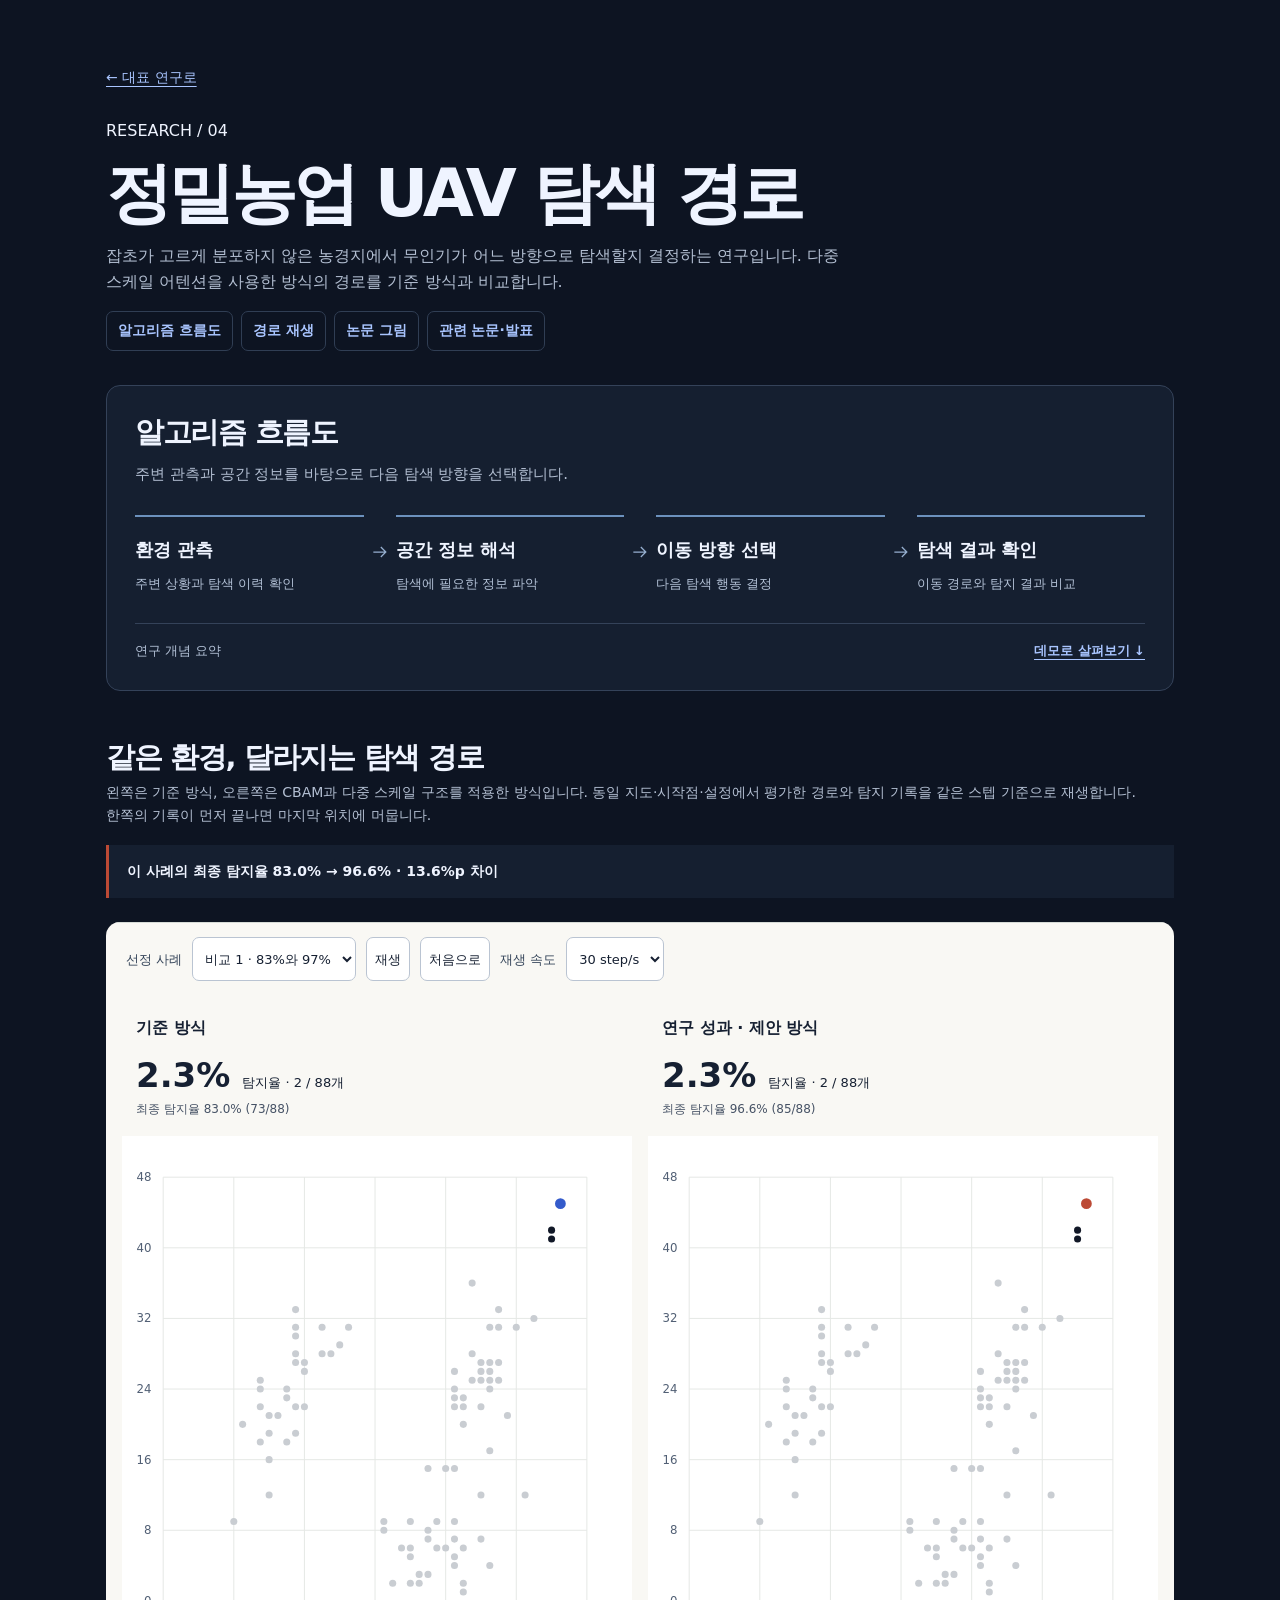
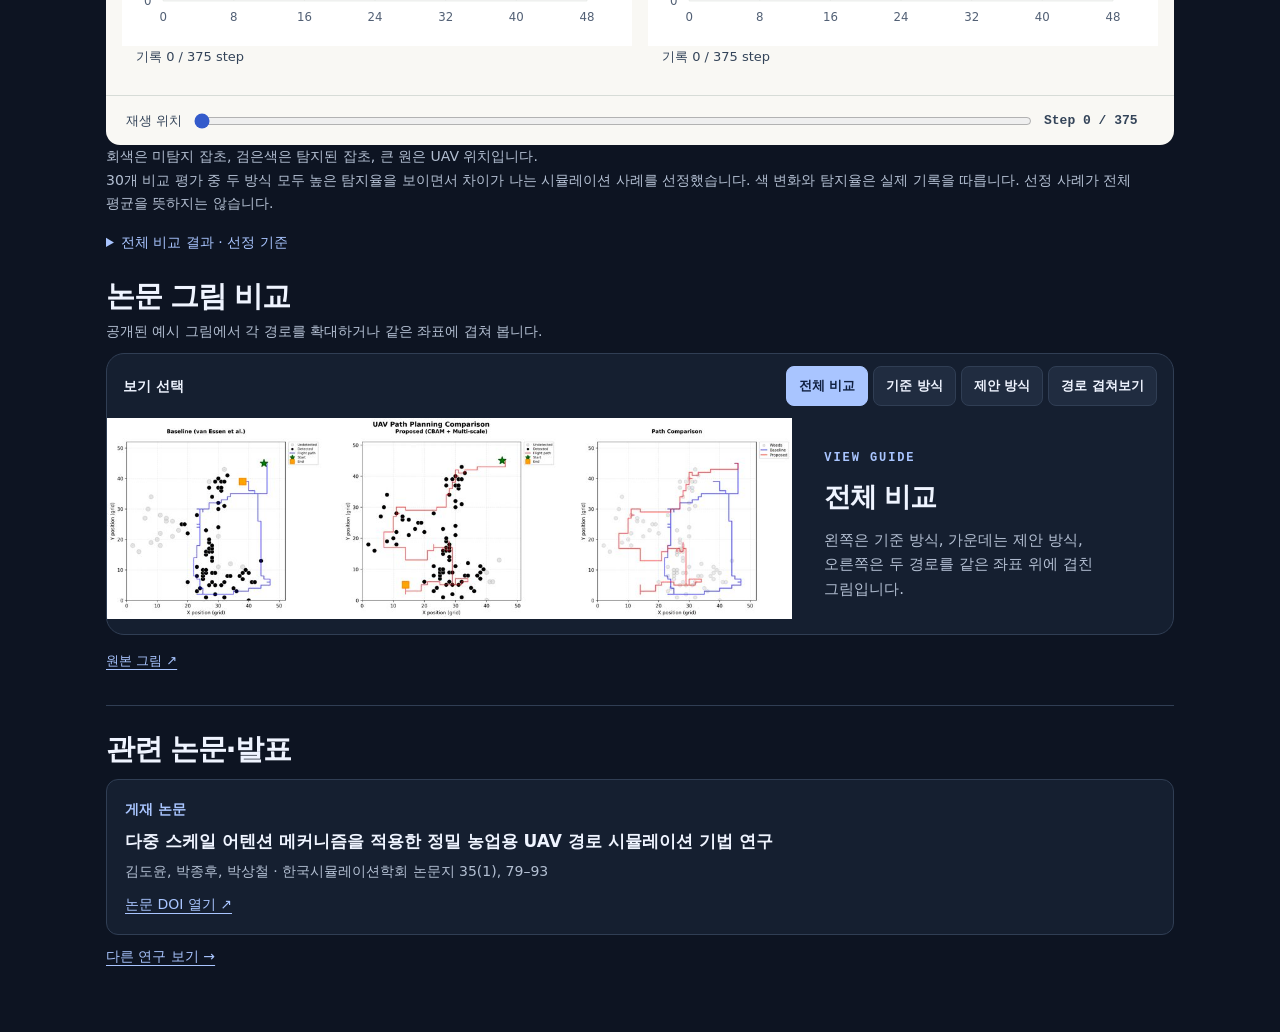
<file: agriculture-paths.html>
<!doctype html>
<html lang="ko">
<head>
<meta charset="utf-8">
<meta name="viewport" content="width=device-width, initial-scale=1">
<title>정밀농업 UAV 탐색 경로 · 김도윤</title>
<style>
  :root{color-scheme:dark;--bg:#0d1422;--panel:#151f30;--line:#303e54;--ink:#eff4ff;--muted:#b3bfd2;--accent:#a9c5ff;}
  *{box-sizing:border-box;}
  body{margin:0;background:var(--bg);color:var(--ink);font:16px/1.65 system-ui,"Malgun Gothic",sans-serif;}
  main{max-width:1180px;margin:auto;padding:clamp(20px,5vw,70px) clamp(16px,5vw,56px);}
  a{color:var(--accent);text-underline-offset:4px;}
  .home{font-size:14px;}
  header{margin:28px 0;}
  .label{color:var(--accent);font:600 12px/1.4 ui-monospace,monospace;letter-spacing:.16em;}
  h1{font-size:clamp(31px,5.6vw,66px);letter-spacing:-.055em;line-height:1.12;margin:12px 0;word-break:keep-all;}
  p{margin:0;color:var(--muted);word-break:keep-all;}
  .player{border:1px solid var(--line);border-radius:18px;background:var(--panel);overflow:hidden;}
  .toolbar,.transport,.chapters{display:flex;align-items:center;flex-wrap:wrap;gap:8px;padding:12px 16px;}
  .toolbar{justify-content:space-between;}
  .toolbar strong{font-size:14px;}
  .modes{display:flex;gap:5px;flex-wrap:wrap;}
  button{font:inherit;font-size:13px;font-weight:700;cursor:pointer;border-radius:8px;border:1px solid var(--line);color:var(--ink);background:#202c40;padding:7px 12px;min-height:40px;}
  button:hover{background:#30415d;}
  button[aria-pressed="true"],#play{background:#a9c5ff;color:#102040;border-color:#a9c5ff;}
  :focus-visible{outline:2px solid #82e7e3;outline-offset:3px;}
  .screen{overflow:hidden;background:white;}
  video{display:block;width:100%;height:auto;max-width:none;}
  .screen:not([data-view="both"]){max-width:650px;margin-inline:auto;}
  .screen[data-view="apf"] video,.screen[data-view="kmpl"] video{width:200%;}
  .screen[data-view="kmpl"] video{transform:translateX(-50%);}
  .transport{border-top:1px solid var(--line);}
  .transport input{min-width:70px;flex:1;accent-color:var(--accent);cursor:pointer;}
  output{font:600 13px/1.2 ui-monospace,monospace;white-space:nowrap;color:var(--muted);}
  .chapters{padding-top:0;}
  .chapters span{color:var(--muted);font-size:13px;margin-right:4px;}
  .foot{display:flex;justify-content:space-between;flex-wrap:wrap;gap:8px;margin-top:15px;font-size:13px;}
  [hidden]{display:none!important;}

  .figure-grid{display:grid;grid-template-columns:minmax(0,1.8fr) minmax(0,1fr);align-items:start;}
  .figure-image{display:grid;place-items:center;min-width:0;background:#fff;}
  .figure-image svg{display:block;width:100%;max-height:590px;}
  .figure-guide{padding:clamp(18px,3vw,32px);}
  .figure-guide h2{font-size:clamp(20px,3vw,27px);margin:8px 0;letter-spacing:-.04em;}
  .figure-guide p{font-size:15px;}
  .foot{justify-content:flex-start;gap:12px 20px;}
  @media(max-width:740px){.figure-grid{grid-template-columns:minmax(0,1fr);}.figure-image svg{max-height:440px;}}
.case-highlight{margin:18px 0;padding:15px 18px;border-left:3px solid #bc4a35;background:var(--panel);color:var(--ink);font-weight:700;}.selection-note{margin-top:16px;color:var(--muted);font-size:14px;}.selection-note summary{cursor:pointer;color:var(--accent);}.selection-note p{margin-top:10px;}
</style>
<link rel="stylesheet" href="assets/research/research-detail.css">
</head>
<body>
<main>
  <a class="home" href="index.html#research">← 대표 연구로</a>
  <header class="study-header">
      <div class="kicker">RESEARCH / 04</div>
      <h1>정밀농업 UAV 탐색 경로</h1>
      <p>잡초가 고르게 분포하지 않은 농경지에서 무인기가 어느 방향으로 탐색할지 결정하는 연구입니다. 다중 스케일 어텐션을 사용한 방식의 경로를 기준 방식과 비교합니다.</p>
      <nav class="study-nav" aria-label="연구 상세 메뉴"><a href="#algorithm">알고리즘 흐름도</a><a href="#demo">경로 재생</a><a href="#figure">논문 그림</a><a href="#publication">관련 논문·발표</a></nav>
    </header>
<section class="study-section public-flow" id="algorithm" aria-labelledby="algorithm-title"><h2 id="algorithm-title">알고리즘 흐름도</h2><p>주변 관측과 공간 정보를 바탕으로 다음 탐색 방향을 선택합니다.</p><ol class="flow-steps" aria-label="연구의 주요 흐름"><li><strong>환경 관측</strong><p>주변 상황과 탐색 이력 확인</p><svg class="flow-arrow" viewBox="0 0 24 24" aria-hidden="true"><path d="M4 12h15m-6-6 6 6-6 6"/></svg></li><li><strong>공간 정보 해석</strong><p>탐색에 필요한 정보 파악</p><svg class="flow-arrow" viewBox="0 0 24 24" aria-hidden="true"><path d="M4 12h15m-6-6 6 6-6 6"/></svg></li><li><strong>이동 방향 선택</strong><p>다음 탐색 행동 결정</p><svg class="flow-arrow" viewBox="0 0 24 24" aria-hidden="true"><path d="M4 12h15m-6-6 6 6-6 6"/></svg></li><li><strong>탐색 결과 확인</strong><p>이동 경로와 탐지 결과 비교</p></li></ol><div class="flow-footer"><span>연구 개념 요약</span><a href="#demo">데모로 살펴보기 ↓</a></div></section>
<section class="study-section" id="demo">
<h2>같은 환경, 달라지는 탐색 경로</h2>
<p>왼쪽은 기준 방식, 오른쪽은 CBAM과 다중 스케일 구조를 적용한 방식입니다. 동일 지도·시작점·설정에서 평가한 경로와 탐지 기록을 같은 스텝 기준으로 재생합니다. 한쪽의 기록이 먼저 끝나면 마지막 위치에 머뭅니다.</p>
<p id="agHighlight" class="case-highlight" aria-live="polite"></p>
<div class="trajectory-player">
<div class="trajectory-toolbar"><label for="agEpisode">선정 사례</label><select id="agEpisode"><option value="0">비교 1 · 83%와 97%</option><option value="1">비교 2 · 88%와 93%</option></select><button id="agPlay" type="button">재생</button><button id="agReset" type="button">처음으로</button><label for="agSpeed">재생 속도</label><select id="agSpeed"><option value="15">15 step/s</option><option value="30" selected>30 step/s</option><option value="60">60 step/s</option></select></div>
<div class="trajectory-switch" role="group" aria-label="모바일 경로 보기"><button type="button" data-ag-view="baseline" aria-pressed="false" aria-controls="agBaseline">기준 방식 경로</button><button type="button" data-ag-view="proposed" aria-pressed="true" aria-controls="agProposed">제안 방식 경로</button></div>
<div class="trajectory-pair" data-view="proposed"><div><h3>기준 방식</h3><div class="detection-score"><strong id="agBaselineMetric">0.0%</strong><span id="agBaselineCount"></span><small id="agBaselineFinal"></small></div><svg id="agBaseline" viewBox="0 0 520 520" role="img" aria-label="기준 방식의 저장된 탐색 경로"></svg><p id="agBaselineStatus"></p></div><div><h3>연구 성과 · 제안 방식</h3><div class="detection-score"><strong id="agProposedMetric">0.0%</strong><span id="agProposedCount"></span><small id="agProposedFinal"></small></div><svg id="agProposed" viewBox="0 0 520 520" role="img" aria-label="CBAM과 다중 스케일 방식의 저장된 탐색 경로"></svg><p id="agProposedStatus"></p></div></div>
<div class="trajectory-toolbar"><label for="agTimeline">재생 위치</label><input id="agTimeline" type="range" min="0" max="750" value="0" step="1"><output id="agStep" for="agTimeline">Step 0</output></div>
</div>
<p class="fine">회색은 미탐지 잡초, 검은색은 탐지된 잡초, 큰 원은 UAV 위치입니다.</p>
<p class="fine">30개 비교 평가 중 두 방식 모두 높은 탐지율을 보이면서 차이가 나는 시뮬레이션 사례를 선정했습니다. 색 변화와 탐지율은 실제 기록을 따릅니다. 선정 사례가 전체 평균을 뜻하지는 않습니다.</p>
<details class="selection-note"><summary>전체 비교 결과 · 선정 기준</summary><p>30개 사례의 최종 탐지율 비교: 연구 방식 우세 15개, 동률 1개, 기준 방식 우세 14개. 사례별 평균 탐지율은 기준 방식 66.2%, 연구 방식 74.8%입니다. 최종 탐지율은 실제 잡초 중 찾아낸 비율이며 오탐은 제외합니다.</p><p>완전 탐지 사례: 기준 방식 0개, 연구 방식 0개. 두 방식 모두 80% 이상 탐지한 사례에서, 차이가 뚜렷한 경우와 작은 경우를 각각 골랐습니다. 새로 실행한 시뮬레이션 결과이며 논문 전체 평가의 재현 결과는 아닙니다.</p></details>
</section>
    <div class="study-section" id="figure">
      <h2>논문 그림 비교</h2><p>공개된 예시 그림에서 각 경로를 확대하거나 같은 좌표에 겹쳐 봅니다.</p>
    </div>
  <section class="player" aria-label="정밀농업 UAV 탐색 경로">
    <div class="toolbar">
      <strong>보기 선택</strong>
      <div class="modes" role="group" aria-label="보기 선택"><button type="button" data-box="0 0 1100 322" data-note="왼쪽은 기준 방식, 가운데는 제안 방식, 오른쪽은 두 경로를 같은 좌표 위에 겹친 그림입니다." aria-pressed="true">전체 비교</button><button type="button" data-box="0 0 360 322" data-note="파란 선이 기준 방식의 경로입니다. 검은 점은 그림에 표시된 탐지 위치를 나타냅니다." aria-pressed="false">기준 방식</button><button type="button" data-box="360 0 377 322" data-note="빨간 선이 CBAM과 다중 스케일 구조를 사용한 제안 방식의 경로입니다." aria-pressed="false">제안 방식</button><button type="button" data-box="737 0 363 322" data-note="같은 좌표에서 파란 경로와 빨간 경로가 어느 구간에서 갈라지는지 볼 수 있습니다." aria-pressed="false">경로 겹쳐보기</button></div>
    </div>
    <div class="figure-grid">
      <div class="figure-image">
        <svg viewBox="0 0 1100 322" role="img" aria-label="공개 홈페이지에 실린 원본 연구 그림">
          <defs><clipPath id="view-clip"><rect id="view-rect"></rect></clipPath></defs>
          <image href="assets/research/ms.jpg" width="1100" height="322"></image>
        </svg>
      </div>
      <div class="figure-guide" aria-live="polite">
        <div class="label">VIEW GUIDE</div>
        <h2>전체 비교</h2>
        <p>왼쪽은 기준 방식, 가운데는 제안 방식, 오른쪽은 두 경로를 같은 좌표 위에 겹친 그림입니다.</p>
      </div>
    </div>
  </section>
  <div class="foot"><a href="assets/research/ms.jpg">원본 그림 ↗</a></div>
<section class="study-publication" id="publication" aria-labelledby="publication-title">
      <h2 id="publication-title">관련 논문·발표</h2>
      <div class="study-citation">
        <p class="study-kind">게재 논문</p>
        <h3>다중 스케일 어텐션 메커니즘을 적용한 정밀 농업용 UAV 경로 시뮬레이션 기법 연구</h3>
        <p>김도윤, 박종후, 박상철 · 한국시뮬레이션학회 논문지 35(1), 79–93</p>
        <p class="study-links"><a href="https://doi.org/10.9709/JKSS.2026.35.1.079">논문 DOI 열기 ↗</a></p>

      </div>
      <p class="study-links"><a href="index.html#research">다른 연구 보기 →</a></p>
    </section>
    </main>
<script>
  const views = document.querySelectorAll('[data-box]');
  const diagram = document.querySelector('.figure-image svg');
  const guide = document.querySelector('.figure-guide');
  for (const view of views) {
    view.addEventListener('click', () => {
      diagram.setAttribute('viewBox', view.dataset.box);
      const rect = diagram.querySelector('#view-rect');
      const bounds = view.dataset.box.split(' ');
      ['x', 'y', 'width', 'height'].forEach((key, i) => rect.setAttribute(key, bounds[i]));
      diagram.querySelector('image').setAttribute('clip-path', 'url(#view-clip)');
      guide.querySelector('h2').textContent = view.textContent;
      guide.querySelector('p').textContent = view.dataset.note;
      for (const button of views) button.setAttribute('aria-pressed', String(button === view));
    });
  }
</script>
<script src="assets/research/agriculture-trace.js"></script><script src="assets/research/agriculture-player.js"></script></body>
</html>
</file>
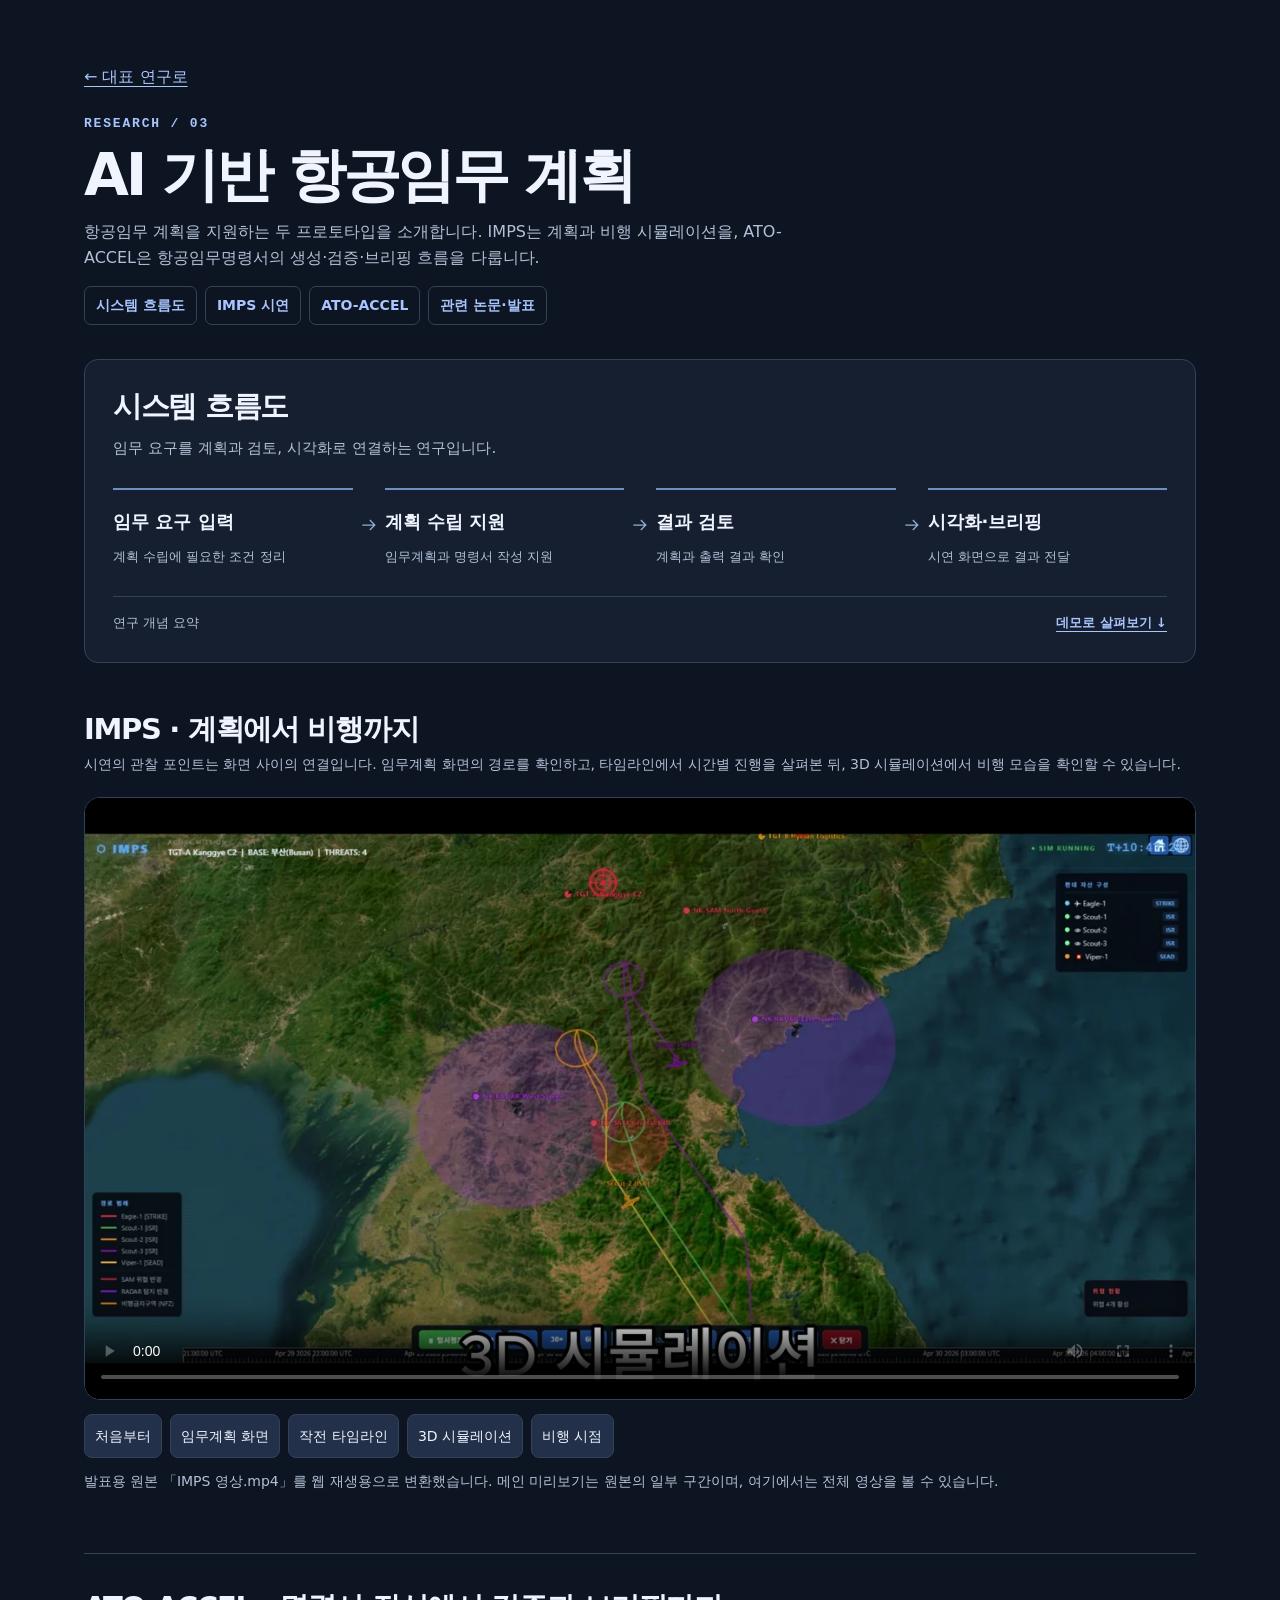
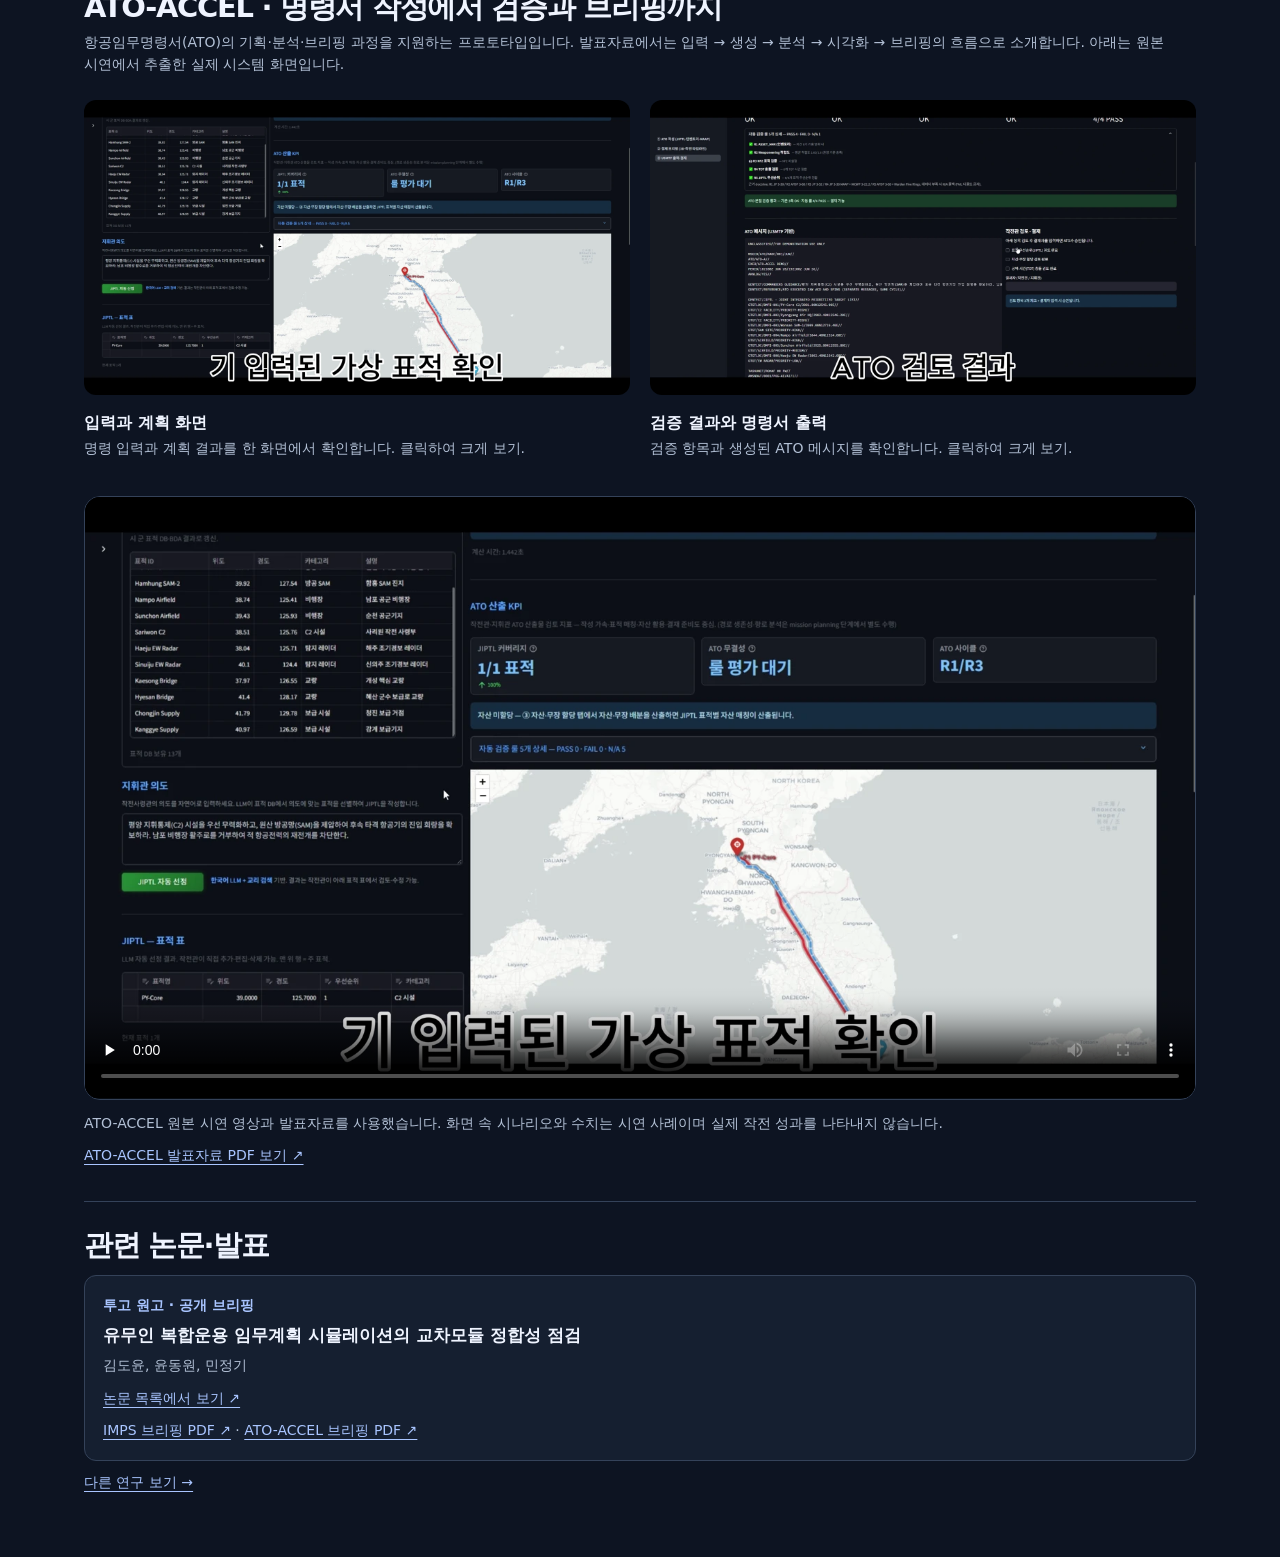
<file: imps-record.html>
<!doctype html>
<html lang="ko"><head><meta charset="utf-8"><meta name="viewport" content="width=device-width,initial-scale=1"><title>IMPS · ATO-ACCEL 연구 성과 · 김도윤</title><link rel="stylesheet" href="assets/research/demo.css"><link rel="stylesheet" href="assets/research/research-detail.css"></head>
<body><main>
<a href="index.html#research">← 대표 연구로</a>
<header class="study-header">
      <div class="kicker">RESEARCH / 03</div>
      <h1>AI 기반 항공임무 계획</h1>
      <p>항공임무 계획을 지원하는 두 프로토타입을 소개합니다. IMPS는 계획과 비행 시뮬레이션을, ATO-ACCEL은 항공임무명령서의 생성·검증·브리핑 흐름을 다룹니다.</p>
      <nav class="study-nav" aria-label="연구 상세 메뉴"><a href="#algorithm">시스템 흐름도</a><a href="#demo">IMPS 시연</a><a href="#ato">ATO-ACCEL</a><a href="#publication">관련 논문·발표</a></nav>
    </header>
<section class="study-section public-flow" id="algorithm" aria-labelledby="algorithm-title"><h2 id="algorithm-title">시스템 흐름도</h2><p>임무 요구를 계획과 검토, 시각화로 연결하는 연구입니다.</p><ol class="flow-steps" aria-label="연구의 주요 흐름"><li><strong>임무 요구 입력</strong><p>계획 수립에 필요한 조건 정리</p><svg class="flow-arrow" viewBox="0 0 24 24" aria-hidden="true"><path d="M4 12h15m-6-6 6 6-6 6"/></svg></li><li><strong>계획 수립 지원</strong><p>임무계획과 명령서 작성 지원</p><svg class="flow-arrow" viewBox="0 0 24 24" aria-hidden="true"><path d="M4 12h15m-6-6 6 6-6 6"/></svg></li><li><strong>결과 검토</strong><p>계획과 출력 결과 확인</p><svg class="flow-arrow" viewBox="0 0 24 24" aria-hidden="true"><path d="M4 12h15m-6-6 6 6-6 6"/></svg></li><li><strong>시각화·브리핑</strong><p>시연 화면으로 결과 전달</p></li></ol><div class="flow-footer"><span>연구 개념 요약</span><a href="#demo">데모로 살펴보기 ↓</a></div></section>

<section class="study-section" id="demo">
<h2>IMPS · 계획에서 비행까지</h2>
<p>시연의 관찰 포인트는 화면 사이의 연결입니다. 임무계획 화면의 경로를 확인하고, 타임라인에서 시간별 진행을 살펴본 뒤, 3D 시뮬레이션에서 비행 모습을 확인할 수 있습니다.</p>
<div class="panel presentation-video"><video id="impsPresentation" src="assets/research/imps-presentation.mp4" poster="assets/research/imps-cover.webp" controls playsinline preload="metadata" aria-label="IMPS 원본 시스템 시연 영상"></video></div>
<div class="video-chapters" aria-label="시연 영상 주요 장면"><button type="button" data-video-seek="0">처음부터</button><button type="button" data-video-seek="13">임무계획 화면</button><button type="button" data-video-seek="38">작전 타임라인</button><button type="button" data-video-seek="65">3D 시뮬레이션</button><button type="button" data-video-seek="93">비행 시점</button></div>
<p class="fine">발표용 원본 「IMPS 영상.mp4」를 웹 재생용으로 변환했습니다. 메인 미리보기는 원본의 일부 구간이며, 여기에서는 전체 영상을 볼 수 있습니다.</p>
</section>
<section class="study-section" id="ato">
<h2>ATO-ACCEL · 명령서 작성에서 검증과 브리핑까지</h2>
<p>항공임무명령서(ATO)의 기획·분석·브리핑 과정을 지원하는 프로토타입입니다. 발표자료에서는 입력 → 생성 → 분석 → 시각화 → 브리핑의 흐름으로 소개합니다. 아래는 원본 시연에서 추출한 실제 시스템 화면입니다.</p>
<div class="ato-gallery"><figure><a href="assets/research/ato-planning.webp" target="_blank" rel="noopener"><img src="assets/research/ato-planning.webp" width="1600" height="867" alt="ATO-ACCEL 임무 입력 및 계획 화면, 클릭하면 원본 크기로 열림" loading="lazy"></a><figcaption><strong>입력과 계획 화면</strong><span>명령 입력과 계획 결과를 한 화면에서 확인합니다. 클릭하여 크게 보기.</span></figcaption></figure><figure><a href="assets/research/ato-validation.webp" target="_blank" rel="noopener"><img src="assets/research/ato-validation.webp" width="1600" height="867" alt="ATO-ACCEL 검증 결과와 명령서 출력 화면, 클릭하면 원본 크기로 열림" loading="lazy"></a><figcaption><strong>검증 결과와 명령서 출력</strong><span>검증 항목과 생성된 ATO 메시지를 확인합니다. 클릭하여 크게 보기.</span></figcaption></figure></div>
<div class="panel presentation-video"><video src="assets/research/ato-presentation.mp4" poster="assets/research/ato-planning.webp" controls playsinline preload="none" aria-label="ATO-ACCEL 전체 시스템 시연"></video></div>
<p class="fine">ATO-ACCEL 원본 시연 영상과 발표자료를 사용했습니다. 화면 속 시나리오와 수치는 시연 사례이며 실제 작전 성과를 나타내지 않습니다.</p>
<p class="study-links"><a href="assets/ATO-ACCEL_briefing.pdf">ATO-ACCEL 발표자료 PDF 보기 ↗</a></p>
</section>
<section class="study-publication" id="publication" aria-labelledby="publication-title">
      <h2 id="publication-title">관련 논문·발표</h2>
      <div class="study-citation">
        <p class="study-kind">투고 원고 · 공개 브리핑</p>
        <h3>유무인 복합운용 임무계획 시뮬레이션의 교차모듈 정합성 점검</h3>
        <p>김도윤, 윤동원, 민정기</p>
        <p class="study-links"><a href="index.html#paper-imps">논문 목록에서 보기 ↗</a></p>
        <p class="study-links"><a href="assets/IMPS_briefing.pdf">IMPS 브리핑 PDF ↗</a> · <a href="assets/ATO-ACCEL_briefing.pdf">ATO-ACCEL 브리핑 PDF ↗</a></p>
      </div>
      <p class="study-links"><a href="index.html#research">다른 연구 보기 →</a></p>
    </section>
    </main><script src="assets/research/presentation-video.js"></script></body></html>
</file>
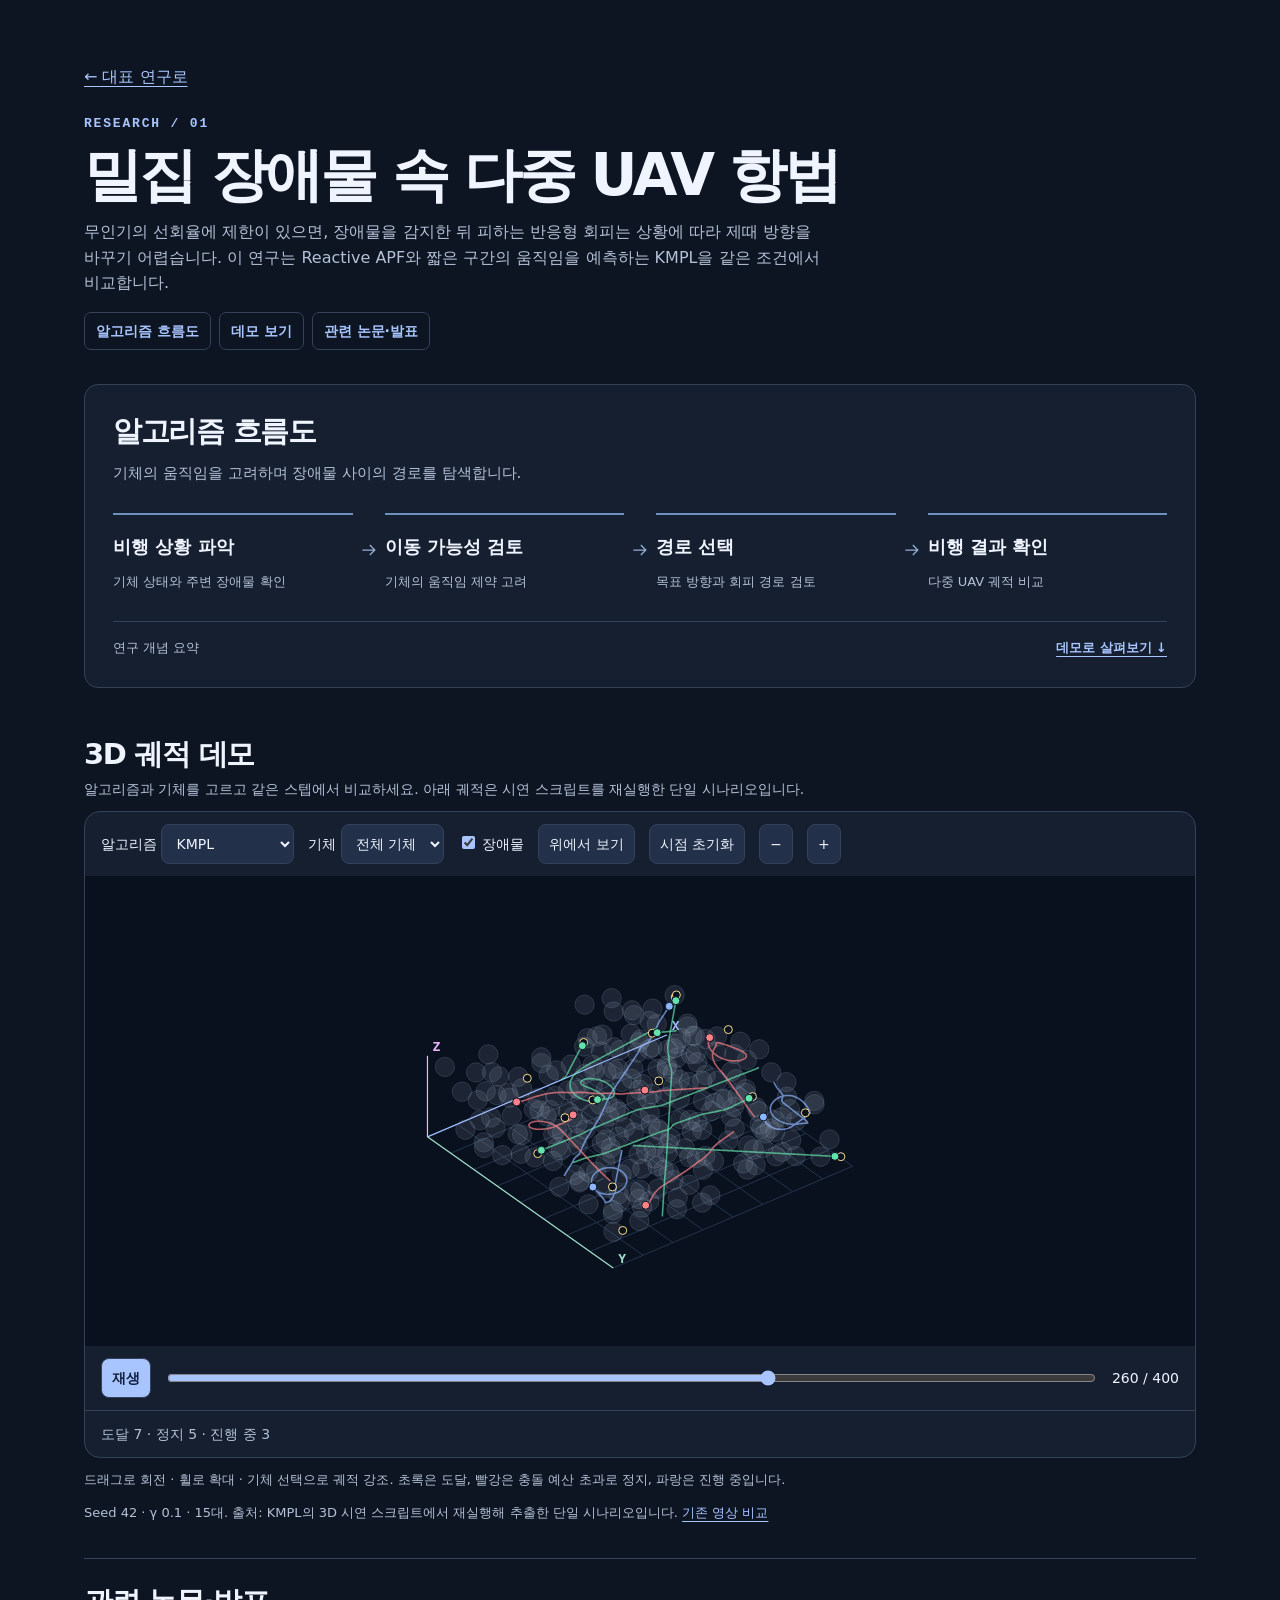
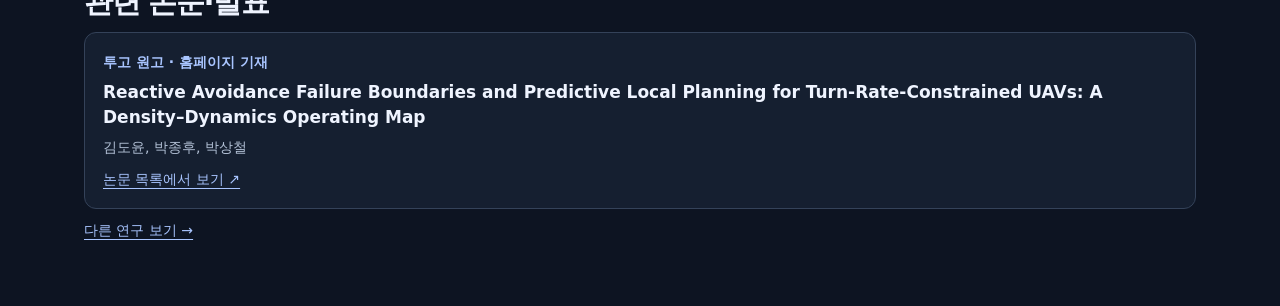
<file: kmpl-3d.html>
<!doctype html>
<html lang="ko"><head><meta charset="utf-8"><meta name="viewport" content="width=device-width,initial-scale=1"><title>KMPL 3D 궤적 · 김도윤</title><link rel="stylesheet" href="assets/research/demo.css"><link rel="stylesheet" href="assets/research/research-detail.css"></head>
<body><main>
<a href="index.html#research">← 대표 연구로</a>
<header class="study-header">
      <div class="kicker">RESEARCH / 01</div>
      <h1>밀집 장애물 속 다중 UAV 항법</h1>
      <p>무인기의 선회율에 제한이 있으면, 장애물을 감지한 뒤 피하는 반응형 회피는 상황에 따라 제때 방향을 바꾸기 어렵습니다. 이 연구는 Reactive APF와 짧은 구간의 움직임을 예측하는 KMPL을 같은 조건에서 비교합니다.</p>
      <nav class="study-nav" aria-label="연구 상세 메뉴"><a href="#algorithm">알고리즘 흐름도</a><a href="#demo">데모 보기</a><a href="#publication">관련 논문·발표</a></nav>
    </header>
<section class="study-section public-flow" id="algorithm" aria-labelledby="algorithm-title"><h2 id="algorithm-title">알고리즘 흐름도</h2><p>기체의 움직임을 고려하며 장애물 사이의 경로를 탐색합니다.</p><ol class="flow-steps" aria-label="연구의 주요 흐름"><li><strong>비행 상황 파악</strong><p>기체 상태와 주변 장애물 확인</p><svg class="flow-arrow" viewBox="0 0 24 24" aria-hidden="true"><path d="M4 12h15m-6-6 6 6-6 6"/></svg></li><li><strong>이동 가능성 검토</strong><p>기체의 움직임 제약 고려</p><svg class="flow-arrow" viewBox="0 0 24 24" aria-hidden="true"><path d="M4 12h15m-6-6 6 6-6 6"/></svg></li><li><strong>경로 선택</strong><p>목표 방향과 회피 경로 검토</p><svg class="flow-arrow" viewBox="0 0 24 24" aria-hidden="true"><path d="M4 12h15m-6-6 6 6-6 6"/></svg></li><li><strong>비행 결과 확인</strong><p>다중 UAV 궤적 비교</p></li></ol><div class="flow-footer"><span>연구 개념 요약</span><a href="#demo">데모로 살펴보기 ↓</a></div></section>

    <div class="study-section" id="demo">
      <h2>3D 궤적 데모</h2><p>알고리즘과 기체를 고르고 같은 스텝에서 비교하세요. 아래 궤적은 시연 스크립트를 재실행한 단일 시나리오입니다.</p>
    </div>
<section class="panel" aria-label="KMPL 3D 탐색기">
<div class="bar">
<label>알고리즘 <select id="run"><option value="1">KMPL</option><option value="0">Reactive APF</option></select></label>
<label>기체 <select id="vehicle"><option value="-1">전체 기체</option></select></label>
<label><input type="checkbox" id="obstacles" checked> 장애물</label>
<button type="button" id="top">위에서 보기</button><button type="button" id="reset">시점 초기화</button><button type="button" id="zoomOut" aria-label="축소">−</button><button type="button" id="zoomIn" aria-label="확대">+</button>
</div>
<canvas id="scene" class="viewer" tabindex="0" aria-label="3D 궤적. 드래그 또는 방향키로 회전, 휠 또는 더하기와 빼기 키로 확대."></canvas>
<div class="bar">
<button class="primary" id="play" type="button">재생</button>
<input type="range" id="step" min="0" max="400" value="0" aria-label="시뮬레이션 스텝">
<output id="stepText" for="step"></output>
</div>
<div class="bar stats" id="stats"></div>
</section>
<p class="fine">드래그로 회전 · 휠로 확대 · 기체 선택으로 궤적 강조. 초록은 도달, 빨강은 충돌 예산 초과로 정지, 파랑은 진행 중입니다.</p>
<p class="fine" id="source">출처: KMPL의 3D 시연 스크립트에서 재실행해 추출한 단일 시나리오입니다. <a href="replay.html">기존 영상 비교</a></p>
<noscript><p>3D 궤적을 보려면 JavaScript를 켜 주세요.</p></noscript>
<section class="study-publication" id="publication" aria-labelledby="publication-title">
      <h2 id="publication-title">관련 논문·발표</h2>
      <div class="study-citation">
        <p class="study-kind">투고 원고 · 홈페이지 기재</p>
        <h3>Reactive Avoidance Failure Boundaries and Predictive Local Planning for Turn-Rate-Constrained UAVs: A Density–Dynamics Operating Map</h3>
        <p>김도윤, 박종후, 박상철</p>
        <p class="study-links"><a href="index.html#paper-kmpl">논문 목록에서 보기 ↗</a></p>

      </div>
      <p class="study-links"><a href="index.html#research">다른 연구 보기 →</a></p>
    </section>
    </main><script src="assets/research/kmpl-trace.js"></script><script src="assets/research/kmpl-viewer.js"></script></body></html>
</file>
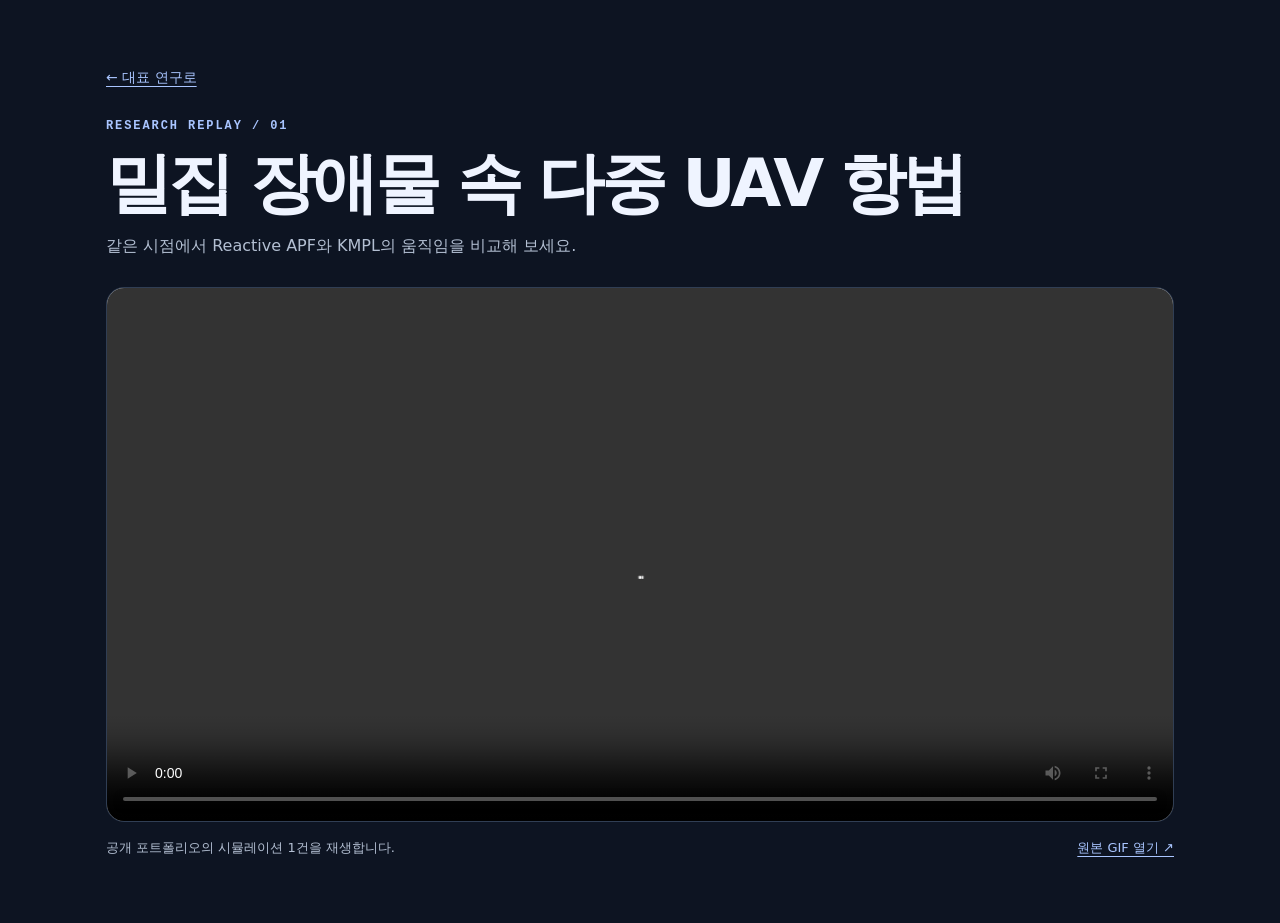
<file: replay.html>
<!doctype html>
<html lang="ko">
<head>
<meta charset="utf-8">
<meta name="viewport" content="width=device-width, initial-scale=1">
<title>다중 UAV 항법 리플레이 · 김도윤</title>
<style>
  :root{color-scheme:dark;--bg:#0d1422;--panel:#151f30;--line:#303e54;--ink:#eff4ff;--muted:#b3bfd2;--accent:#a9c5ff;}
  *{box-sizing:border-box;}
  body{margin:0;background:var(--bg);color:var(--ink);font:16px/1.65 system-ui,"Malgun Gothic",sans-serif;}
  main{max-width:1180px;margin:auto;padding:clamp(20px,5vw,70px) clamp(16px,5vw,56px);}
  a{color:var(--accent);text-underline-offset:4px;}
  .home{font-size:14px;}
  header{margin:28px 0;}
  .label{color:var(--accent);font:600 12px/1.4 ui-monospace,monospace;letter-spacing:.16em;}
  h1{font-size:clamp(31px,5.6vw,66px);letter-spacing:-.055em;line-height:1.12;margin:12px 0;word-break:keep-all;}
  p{margin:0;color:var(--muted);word-break:keep-all;}
  .player{border:1px solid var(--line);border-radius:18px;background:var(--panel);overflow:hidden;}
  .toolbar,.transport,.chapters{display:flex;align-items:center;flex-wrap:wrap;gap:8px;padding:12px 16px;}
  .toolbar{justify-content:space-between;}
  .toolbar strong{font-size:14px;}
  .modes{display:flex;gap:5px;flex-wrap:wrap;}
  button{font:inherit;font-size:13px;font-weight:700;cursor:pointer;border-radius:8px;border:1px solid var(--line);color:var(--ink);background:#202c40;padding:7px 12px;min-height:40px;}
  button:hover{background:#30415d;}
  button[aria-pressed="true"],#play{background:#a9c5ff;color:#102040;border-color:#a9c5ff;}
  :focus-visible{outline:2px solid #82e7e3;outline-offset:3px;}
  .screen{overflow:hidden;background:white;}
  video{display:block;width:100%;height:auto;max-width:none;}
  .screen:not([data-view="both"]){max-width:650px;margin-inline:auto;}
  .screen[data-view="apf"] video,.screen[data-view="kmpl"] video{width:200%;}
  .screen[data-view="kmpl"] video{transform:translateX(-50%);}
  .transport{border-top:1px solid var(--line);}
  .transport input{min-width:70px;flex:1;accent-color:var(--accent);cursor:pointer;}
  output{font:600 13px/1.2 ui-monospace,monospace;white-space:nowrap;color:var(--muted);}
  .chapters{padding-top:0;}
  .chapters span{color:var(--muted);font-size:13px;margin-right:4px;}
  .foot{display:flex;justify-content:space-between;flex-wrap:wrap;gap:8px;margin-top:15px;font-size:13px;}
  [hidden]{display:none!important;}
</style>
</head>
<body>
<main>
  <a class="home" href="index.html#research">← 대표 연구로</a>
  <header>
    <div class="label">RESEARCH REPLAY / 01</div>
    <h1>밀집 장애물 속 다중 UAV 항법</h1>
    <p>같은 시점에서 Reactive APF와 KMPL의 움직임을 비교해 보세요.</p>
  </header>
  <section class="player" aria-label="시뮬레이션 리플레이">
    <div class="toolbar" id="toolbar" hidden>
      <strong>보기 모드</strong>
      <div class="modes" role="group" aria-label="알고리즘 비교 모드">
        <button type="button" data-mode="both" aria-pressed="true">나란히 비교</button>
        <button type="button" data-mode="apf" aria-pressed="false">Reactive APF 확대</button>
        <button type="button" data-mode="kmpl" aria-pressed="false">KMPL 확대</button>
      </div>
    </div>
    <div class="screen" id="screen" data-view="both">
      <video id="replay" src="assets/research/kmpl-replay.mp4" preload="metadata" playsinline controls aria-label="Reactive APF와 KMPL의 동일 시점 비교 영상"></video>
    </div>
    <div class="transport" id="transport" hidden>
      <button id="play" type="button">재생</button>
      <input type="range" id="seek" min="0" max="1000" value="0" aria-label="재생 위치">
      <output id="time" for="seek">0.0초</output>
    </div>
    <div class="chapters" id="chapters" hidden>
      <span>장면 이동</span>
      <button type="button" data-position="0">처음</button>
      <button type="button" data-position="0.5">중간</button>
      <button type="button" data-position="1">끝</button>
    </div>
  </section>
  <div class="foot">
    <p>공개 포트폴리오의 시뮬레이션 1건을 재생합니다.</p>
    <a href="assets/research/kmpl.gif">원본 GIF 열기 ↗</a>
  </div>
</main>
<script>
  const video = document.getElementById('replay');
  const play = document.getElementById('play');
  const seek = document.getElementById('seek');
  const time = document.getElementById('time');
  const modes = document.querySelectorAll('[data-mode]');

  function updatePosition() {
    if (!Number.isFinite(video.duration) || !video.duration) return;
    seek.value = Math.round(video.currentTime / video.duration * 1000);
    time.value = video.currentTime.toFixed(1) + ' / ' + video.duration.toFixed(1) + '초';
    seek.setAttribute('aria-valuetext', time.value);
  }

  function goTo(fraction) {
    if (Number.isFinite(video.duration)) video.currentTime = Math.max(0, Math.min(video.duration - 0.025, fraction * video.duration));
  }

  function syncPlayButton() {
    play.textContent = video.paused || video.ended ? '재생' : '일시정지';
  }

  for (const button of modes) {
    button.addEventListener('click', () => {
      document.getElementById('screen').dataset.view = button.dataset.mode;
      for (const mode of modes) mode.setAttribute('aria-pressed', String(mode === button));
    });
  }
  play.addEventListener('click', async () => {
    if (!video.paused && !video.ended) {
      video.pause();
      return;
    }
    if (video.currentTime >= video.duration - 0.05) goTo(0);
    try { await video.play(); } catch { video.controls = true; }
  });
  seek.addEventListener('input', () => goTo(Number(seek.value) / 1000));
  for (const button of document.querySelectorAll('[data-position]')) {
    button.addEventListener('click', () => {
      video.pause();
      goTo(Number(button.dataset.position));
    });
  }
  for (const event of ['timeupdate', 'loadedmetadata', 'seeked']) video.addEventListener(event, updatePosition);
  for (const event of ['play', 'pause', 'ended']) video.addEventListener(event, syncPlayButton);

  function enableControls() {
    updatePosition();
    for (const id of ['toolbar', 'transport', 'chapters']) document.getElementById(id).hidden = false;
    video.controls = false;
  }
  if (video.readyState >= 1) enableControls();
  else video.addEventListener('loadedmetadata', enableControls, { once: true });
</script>
</body>
</html>
</file>
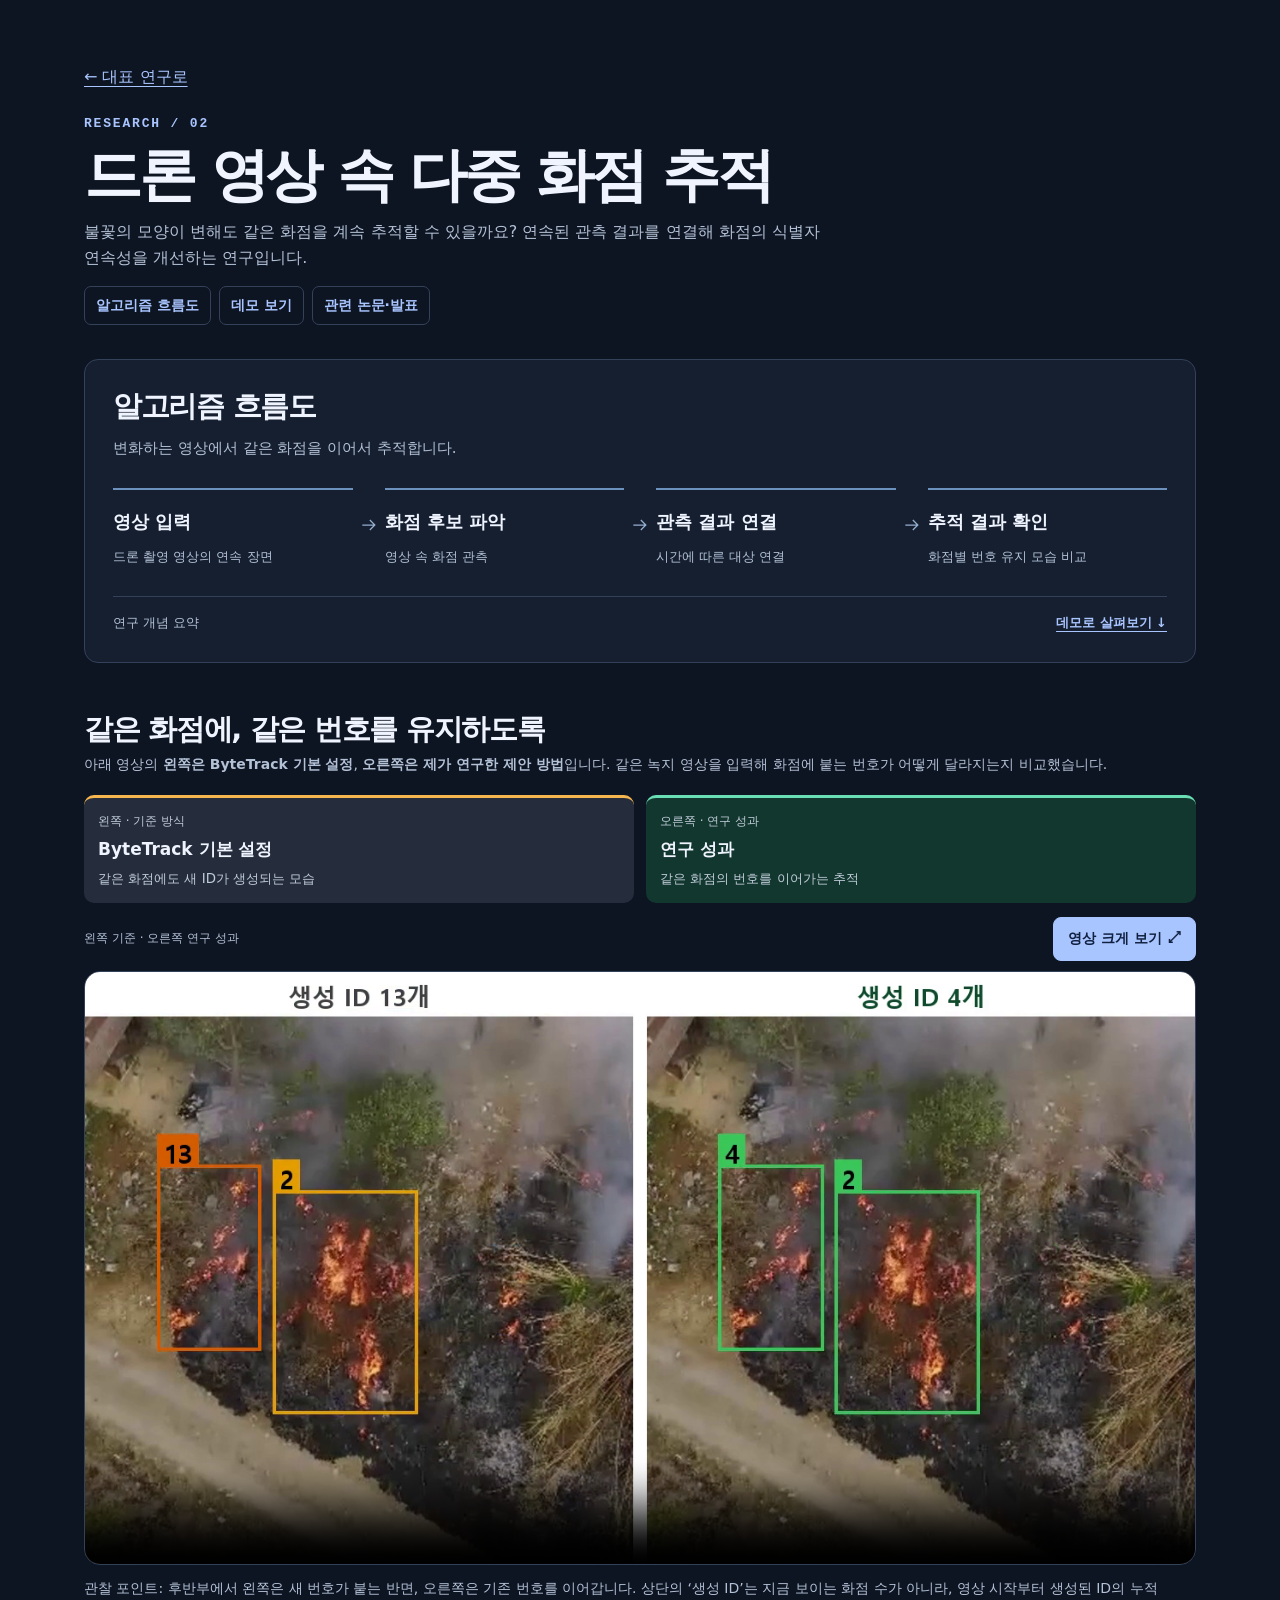
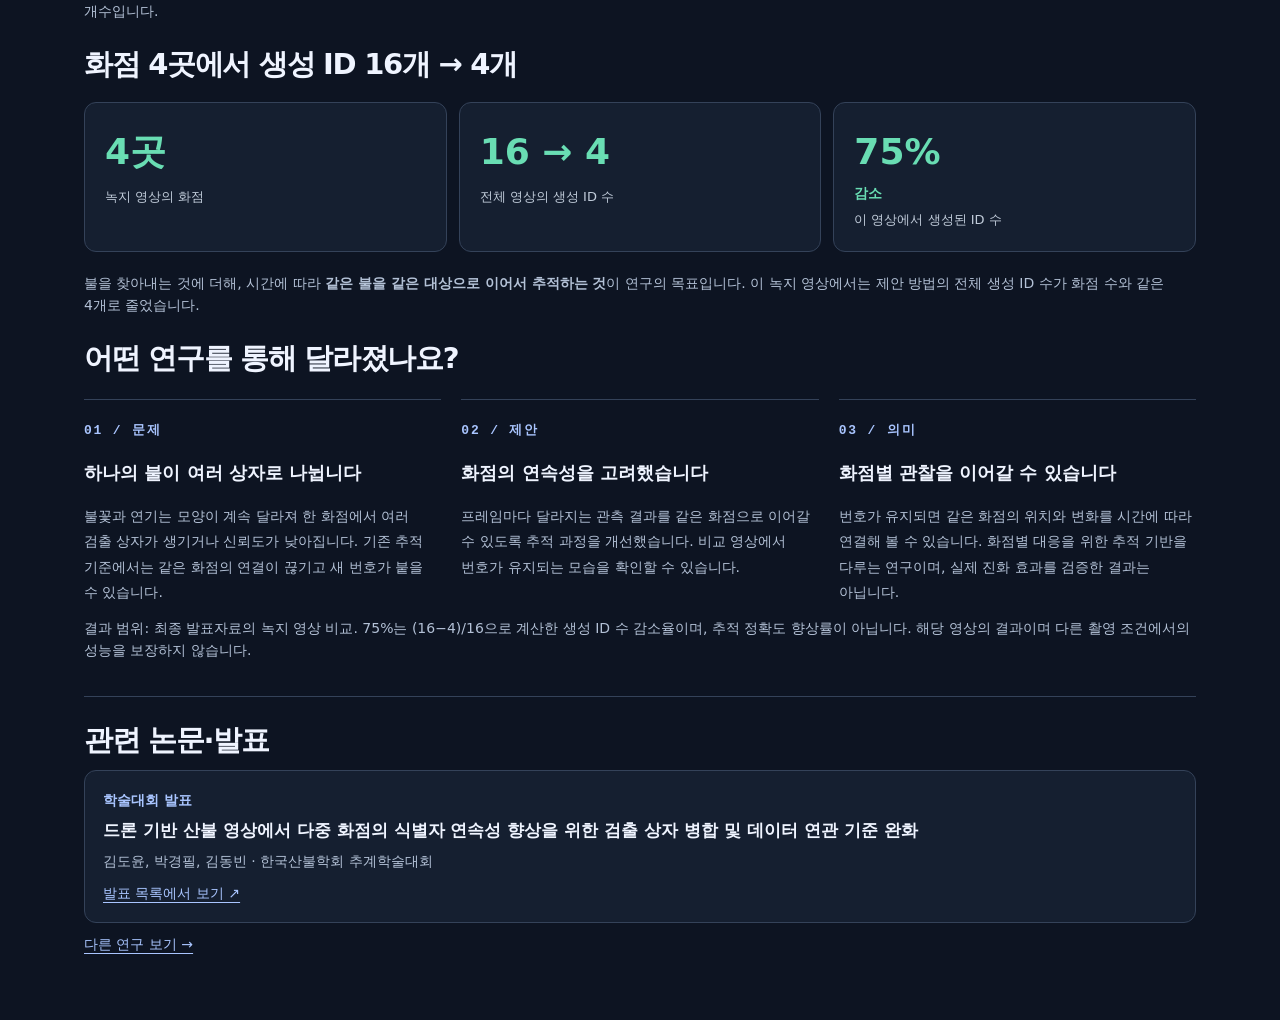
<file: wildfire-tracks.html>
<!doctype html>
<html lang="ko"><head><meta charset="utf-8"><meta name="viewport" content="width=device-width,initial-scale=1"><title>다중 화점 추적 · 김도윤</title><link rel="stylesheet" href="assets/research/demo.css"><link rel="stylesheet" href="assets/research/research-detail.css"></head>
<body><main>
<a href="index.html#research">← 대표 연구로</a>
<header class="study-header">
      <div class="kicker">RESEARCH / 02</div>
      <h1>드론 영상 속 다중 화점 추적</h1>
      <p>불꽃의 모양이 변해도 같은 화점을 계속 추적할 수 있을까요? 연속된 관측 결과를 연결해 화점의 식별자 연속성을 개선하는 연구입니다.</p>
      <nav class="study-nav" aria-label="연구 상세 메뉴"><a href="#algorithm">알고리즘 흐름도</a><a href="#demo">데모 보기</a><a href="#publication">관련 논문·발표</a></nav>
    </header>
<section class="study-section public-flow" id="algorithm" aria-labelledby="algorithm-title"><h2 id="algorithm-title">알고리즘 흐름도</h2><p>변화하는 영상에서 같은 화점을 이어서 추적합니다.</p><ol class="flow-steps" aria-label="연구의 주요 흐름"><li><strong>영상 입력</strong><p>드론 촬영 영상의 연속 장면</p><svg class="flow-arrow" viewBox="0 0 24 24" aria-hidden="true"><path d="M4 12h15m-6-6 6 6-6 6"/></svg></li><li><strong>화점 후보 파악</strong><p>영상 속 화점 관측</p><svg class="flow-arrow" viewBox="0 0 24 24" aria-hidden="true"><path d="M4 12h15m-6-6 6 6-6 6"/></svg></li><li><strong>관측 결과 연결</strong><p>시간에 따른 대상 연결</p><svg class="flow-arrow" viewBox="0 0 24 24" aria-hidden="true"><path d="M4 12h15m-6-6 6 6-6 6"/></svg></li><li><strong>추적 결과 확인</strong><p>화점별 번호 유지 모습 비교</p></li></ol><div class="flow-footer"><span>연구 개념 요약</span><a href="#demo">데모로 살펴보기 ↓</a></div></section>

    <section class="study-section" id="demo">
      <h2>같은 화점에, 같은 번호를 유지하도록</h2>
      <p>아래 영상의 <strong>왼쪽은 ByteTrack 기본 설정</strong>, <strong>오른쪽은 제가 연구한 제안 방법</strong>입니다. 같은 녹지 영상을 입력해 화점에 붙는 번호가 어떻게 달라지는지 비교했습니다.</p>
      <div class="comparison-labels"><div><span>왼쪽 · 기준 방식</span><strong>ByteTrack 기본 설정</strong><small>같은 화점에도 새 ID가 생성되는 모습</small></div><div><span>오른쪽 · 연구 성과</span><strong>연구 성과</strong><small>같은 화점의 번호를 이어가는 추적</small></div></div>
      <div class="video-expand-bar"><span>왼쪽 기준 · 오른쪽 연구 성과</span><button type="button" id="expandWildfire">영상 크게 보기 ⤢</button></div>
      <div class="panel"><video id="wildfireVideo" style="display:block;width:100%" controls playsinline preload="metadata" poster="assets/research/wildfire-talk-demo.webp" src="assets/research/wildfire-talk-demo.mp4" aria-label="녹지 영상 전체 비교: 왼쪽 ByteTrack 기본 설정, 오른쪽 연구 성과"></video></div>
      <p class="fine">관찰 포인트: 후반부에서 왼쪽은 새 번호가 붙는 반면, 오른쪽은 기존 번호를 이어갑니다. 상단의 ‘생성 ID’는 지금 보이는 화점 수가 아니라, 영상 시작부터 생성된 ID의 누적 개수입니다.</p>
    </section>
    <section class="study-section" aria-labelledby="result-title">
      <h2 id="result-title">화점 4곳에서 생성 ID 16개 → 4개</h2>
      <div class="result-strip"><div><strong>4곳</strong><span>녹지 영상의 화점</span></div><div><strong>16 → 4</strong><span>전체 영상의 생성 ID 수</span></div><div><strong>75%<small class="metric-unit">감소</small></strong><span>이 영상에서 생성된 ID 수</span></div></div>
      <p>불을 찾아내는 것에 더해, 시간에 따라 <strong>같은 불을 같은 대상으로 이어서 추적하는 것</strong>이 연구의 목표입니다. 이 녹지 영상에서는 제안 방법의 전체 생성 ID 수가 화점 수와 같은 4개로 줄었습니다.</p>
    </section>
    <section class="study-section" aria-labelledby="method-title">
      <h2 id="method-title">어떤 연구를 통해 달라졌나요?</h2>
      <div class="method-grid"><article><span class="kicker">01 / 문제</span><h3>하나의 불이 여러 상자로 나뉩니다</h3><p>불꽃과 연기는 모양이 계속 달라져 한 화점에서 여러 검출 상자가 생기거나 신뢰도가 낮아집니다. 기존 추적 기준에서는 같은 화점의 연결이 끊기고 새 번호가 붙을 수 있습니다.</p></article><article><span class="kicker">02 / 제안</span><h3>화점의 연속성을 고려했습니다</h3><p>프레임마다 달라지는 관측 결과를 같은 화점으로 이어갈 수 있도록 추적 과정을 개선했습니다. 비교 영상에서 번호가 유지되는 모습을 확인할 수 있습니다.</p></article><article><span class="kicker">03 / 의미</span><h3>화점별 관찰을 이어갈 수 있습니다</h3><p>번호가 유지되면 같은 화점의 위치와 변화를 시간에 따라 연결해 볼 수 있습니다. 화점별 대응을 위한 추적 기반을 다루는 연구이며, 실제 진화 효과를 검증한 결과는 아닙니다.</p></article></div>
      <p class="fine">결과 범위: 최종 발표자료의 녹지 영상 비교. 75%는 (16−4)/16으로 계산한 생성 ID 수 감소율이며, 추적 정확도 향상률이 아닙니다. 해당 영상의 결과이며 다른 촬영 조건에서의 성능을 보장하지 않습니다.</p>
    </section>
<section class="study-publication" id="publication" aria-labelledby="publication-title">
      <h2 id="publication-title">관련 논문·발표</h2>
      <div class="study-citation">
        <p class="study-kind">학술대회 발표</p>
        <h3>드론 기반 산불 영상에서 다중 화점의 식별자 연속성 향상을 위한 검출 상자 병합 및 데이터 연관 기준 완화</h3>
        <p>김도윤, 박경필, 김동빈 · 한국산불학회 추계학술대회</p>
        <p class="study-links"><a href="index.html#paper-wildfire">발표 목록에서 보기 ↗</a></p>

      </div>
      <p class="study-links"><a href="index.html#research">다른 연구 보기 →</a></p>
    </section>
    </main><script src="assets/research/video-expand.js"></script></body></html>
</file>
<file: assets/research/portfolio-flow.css>
/* Reading rhythm: research showcase, bibliography, photographic record. */
html{scrollbar-color:var(--line2) var(--bg);color-scheme:light}
html[data-theme=dark]{color-scheme:dark}
.spotlight,.grain{display:none}
h1,h2,h3{letter-spacing:-.035em!important;text-wrap:balance}
.skip-link{position:fixed;top:8px;left:16px;z-index:100;padding:12px 20px;background:var(--card);color:var(--text);transform:translateY(-160%)}
.skip-link:focus{transform:none}
.reading-progress{position:fixed;top:0;left:0;right:0;height:3px;z-index:80;pointer-events:none}
.reading-progress i{display:block;height:100%;background:var(--accent);transform:scaleX(0);transform-origin:left}
section{padding-block:80px}
.hero{padding-block:78px 95px}
.hero .bio{max-width:23ch}
.preview-card{box-shadow:none}
.preview-card video{object-fit:contain}
.preview-caption small{font-size:13px;padding-top:8px}
.motion-toggle,.themebtn{min-height:44px;min-width:44px}
.reveal{opacity:1;transform:none;transition:none}
#research{display:grid;grid-template-columns:minmax(0,.8fr) minmax(0,1.6fr);gap:64px;align-items:start}
#research .section-head{position:sticky;top:122px;margin:0}
#research .section-head h2{font-size:clamp(30px,3.8vw,48px);line-height:1.22}
#research .section-head>p{font-size:15px;line-height:1.85;max-width:29ch;margin-top:24px}
.research-index{display:grid;gap:2px;margin-top:30px}
.research-index a{font-size:14px;text-decoration:none;min-height:44px;display:flex;align-items:center;color:var(--text-dim);transition:color .2s}
.research-index a[aria-current=true]{color:var(--accent);font-weight:700}
.research-index a::before{content:'';width:16px;height:2px;margin-right:12px;background:currentColor;transform:scaleX(.3);transform-origin:left;transition:transform .25s}
.research-index a[aria-current=true]::before{transform:scaleX(1)}
.research-grid{display:flex;flex-direction:column;gap:48px;min-width:0}
.research-entry{padding:0;border:0;border-radius:0;background:transparent;gap:0;scroll-margin-top:90px}
.research-visual{width:100%;height:auto;display:block;border-radius:12px;background:#fff}
.research-copy{padding:25px 0 0;display:flex;flex-direction:column;gap:10px}
.research-entry h3{font-size:clamp(23px,2.5vw,31px)}
.research-entry p{font-size:15px;line-height:1.8;max-width:65ch}
.research-kind{font-size:12px;color:var(--text-dim)}
.research-entry:nth-child(n+3){padding-top:30px;border-top:1px solid var(--line2)}
.research-entry:nth-child(n+3) .research-copy{padding-top:0}
.work-links a{min-height:44px;display:inline-flex;align-items:center}
.section-title{margin-bottom:35px}
.section-title h2{font-size:clamp(27px,3.5vw,40px);line-height:1.3}
.section-title p{font-size:15px;color:var(--text-dim);margin-top:12px}
#pub{background:var(--bg2);padding:60px clamp(20px,4vw,48px);border:0;border-radius:16px;margin-block:10px 24px}
#pub .pub{padding-block:21px}
#pub .pub .t{font-size:16px;line-height:1.65}
#pub .pub .a,#pub .pub .v{font-size:14px;line-height:1.65}
#pub .subgrp{margin-top:30px}
.pub[id]{scroll-margin-top:100px}
.gallery{grid-template-columns:minmax(0,1.3fr) minmax(0,1fr);gap:28px}
.gitem{border:0;border-radius:0;background:transparent;transition:none}
.gitem:hover{transform:none}
.gitem:first-child{grid-row:span 2}
.gitem img{border:0;border-radius:12px;height:auto;aspect-ratio:2.7;object-fit:cover}
.gitem:first-child img{aspect-ratio:1.05}
.gitem .cap{padding:16px 0;font-size:14px}
.gitem .cap b{font-size:16px;margin-bottom:6px}
#exp,#awards,#talks,#comp,#edu,#cert{padding-block:44px}
.row{grid-template-columns:90px 1fr}
.row .when{font-variant-numeric:tabular-nums}
#contact{padding-top:72px}
#contact .section-title h2{max-width:16ch;font-size:clamp(32px,4vw,52px)}
:focus-visible{outline:2px solid var(--accent);outline-offset:5px}
a,button,summary{touch-action:manipulation}
@media(max-width:800px){
 section{padding-block:48px}.hero{padding-block:42px 54px}
 #research{grid-template-columns:1fr;gap:24px}
 #research .section-head{position:static}
 #research .section-head h2 br{display:none}
 #research .section-head>p{max-width:50ch;margin-top:14px}
 .research-index{display:flex;flex-wrap:wrap;gap:0 16px;margin-top:15px}
 .research-index a{font-size:13px}
 .research-index a::before{display:none}
 .research-grid{gap:32px}
 .gallery{grid-template-columns:1fr;gap:20px}
 .gitem:first-child{grid-row:auto}
 .gitem img,.gitem:first-child img{aspect-ratio:16/10}
 #pub{padding-inline:20px}
 .row{grid-template-columns:1fr;gap:6px}
 .hero .bio{max-width:30ch}
}
@media(prefers-reduced-motion:reduce){
 *,*::before,*::after{scroll-behavior:auto!important;animation:none!important;transition:none!important}
 .preview-card:hover,.icon:hover,.cbtn:hover,.themebtn:hover{transform:none}
}

.gitem:last-child img{object-position:center 35%}

.research-film{overflow:hidden;border-radius:12px;background:#101521;color:#d6e2f9}.research-film video{border-radius:0;aspect-ratio:16/9;object-fit:contain}.film-caption{display:flex;justify-content:space-between;flex-wrap:wrap;gap:6px 16px;padding:12px 16px;font-size:12px}.film-caption span:last-child{color:#adbedc}.research-motion-toggle{margin-top:20px}.research-entry:has(.research-film){border-top:0;padding-top:0}

.research-figure{margin:0;border-radius:12px;overflow:hidden;background:#fff}.research-figure img{border-radius:0}.research-figure figcaption{display:flex;justify-content:space-between;flex-wrap:wrap;gap:8px;background:var(--bg2);padding:12px 16px;font-size:12px;color:var(--text-dim)}.research-entry:has(.research-figure){border-top:0;padding-top:0}
.research-entry:nth-child(n+3):has(.research-film) .research-copy{padding-top:25px}

/* Research media lives once, within the research section. */
.hero-in{grid-template-columns:minmax(0,1fr)}.hero .bio{max-width:37ch;font-size:clamp(21px,2.5vw,32px)}.hero{padding-block:65px 70px}.research-entry>video.research-visual{aspect-ratio:16/9;object-fit:contain;background:#0d1422}

.motion-frame{position:relative;width:100%;aspect-ratio:16/9;overflow:hidden;border-radius:12px;background:#0d1422}
.motion-frame>video.research-visual{display:block;width:100%;height:100%;object-fit:contain;background:#0d1422}
.motion-frame>.motion-fallback{position:absolute;inset:0;width:100%;height:100%;object-fit:contain;background:#0d1422;border-radius:inherit;pointer-events:none}
.research-film>.motion-frame{border-radius:0}
</file>
<file: assets/research/research-detail.css>
.study-header{margin-bottom:30px}
.study-header>p{max-width:760px}
.study-nav{display:flex;flex-wrap:wrap;gap:8px;margin-top:16px}
.study-nav a{border:1px solid var(--line);border-radius:7px;padding:7px 11px;font-weight:700;font-size:14px;text-decoration:none}
.study-nav a:hover{background:#263854}
.study-section,.study-publication{scroll-margin-top:18px}
.study-section{margin:24px 0 10px}
.study-section h2,.study-publication h2{font-size:clamp(21px,3vw,29px);letter-spacing:-.045em;line-height:1.25;margin:0 0 6px}
.study-section p{font-size:14px}
.study-publication{margin-top:34px;padding-top:25px;border-top:1px solid var(--line)}
.study-citation{background:var(--panel);border:1px solid var(--line);border-radius:12px;padding:18px;margin-top:12px}
.study-kind{color:var(--accent);font-weight:700;font-size:12px}
.study-citation h3{line-height:1.42;font-size:17px;word-break:keep-all;margin:7px 0}
.study-citation p{font-size:14px}
.study-links{margin-top:10px;font-size:14px}


.comparison-labels{display:grid;grid-template-columns:1fr 1fr;gap:12px;margin:20px 0 10px}.comparison-labels>div{padding:14px;background:#252d3c;border-radius:10px;border-top:3px solid #f5b650}.comparison-labels>div:last-child{background:#12372e;border-color:#69ddb3}.comparison-labels span,.comparison-labels strong,.comparison-labels small{display:block}.comparison-labels span{font-size:12px;color:#c1ccda}.comparison-labels strong{margin:5px 0;font-size:17px}.comparison-labels small{color:#c1ccda;line-height:1.5}.result-strip{display:grid;grid-template-columns:repeat(3,1fr);gap:12px;margin:20px 0}.result-strip>div{padding:20px;background:var(--panel);border:1px solid var(--line);border-radius:12px}.result-strip strong{display:block;font-size:clamp(22px,4vw,36px);color:#69ddb3}.result-strip span{display:block;margin-top:6px;font-size:13px;color:#c1ccda}.method-grid{display:grid;grid-template-columns:repeat(3,1fr);gap:20px;margin-top:22px}.method-grid h3{font-size:18px;line-height:1.5}.method-grid p{line-height:1.8}.method-grid article{border-top:1px solid var(--line);padding-top:16px}@media(max-width:650px){.method-grid{grid-template-columns:1fr}.comparison-labels{gap:6px}.comparison-labels>div{padding:10px}.comparison-labels strong{font-size:14px}.result-strip{gap:6px}.result-strip>div{padding:12px}.result-strip span{font-size:12px}}

.presentation-video{margin-top:22px}.presentation-video video{display:block;width:100%;height:auto;background:#070c13}.video-chapters{display:flex;flex-wrap:wrap;gap:8px;margin-top:14px}.video-chapters button{min-height:44px}

.trajectory-player{margin-top:24px;background:#f9f8f4;color:#162032;border-radius:14px;overflow:hidden}.trajectory-toolbar{padding:14px 20px;display:flex;flex-wrap:wrap;align-items:center;gap:10px;border-top:1px solid #d7dcd7}.trajectory-toolbar label,.trajectory-toolbar output{color:#344459;font-size:13px}.trajectory-toolbar select,.trajectory-toolbar button{background:#fff;color:#162032;border:1px solid #bac4d2;border-radius:7px;padding:8px;min-height:44px;font:inherit;font-size:13px}.trajectory-toolbar input{flex:1;min-width:90px;accent-color:#345bcb}.trajectory-pair{display:grid;grid-template-columns:1fr 1fr;gap:16px;padding:16px}.trajectory-pair>div{min-width:0}.trajectory-pair h3{font-size:16px;margin:4px 14px;color:#162032}.trajectory-pair svg{display:block;width:100%;height:auto;background:white}.trajectory-pair p{font-size:13px;color:#344459;padding:0 14px 12px}.trajectory-toolbar output{font-variant-numeric:tabular-nums;min-width:110px}@media(max-width:600px){.trajectory-pair{grid-template-columns:1fr}.trajectory-toolbar{padding:12px}.trajectory-pair h3{font-size:15px}}

.detection-score{padding:10px 14px 16px;color:#162032;display:flex;flex-wrap:wrap;align-items:baseline;gap:5px 12px}.detection-score strong{font-size:34px;line-height:1.15;font-variant-numeric:tabular-nums}.detection-score span{font-size:13px}.detection-score small{display:block;flex-basis:100%;font-size:12px;color:#465265}.ato-gallery{display:grid;grid-template-columns:1fr 1fr;gap:20px;margin-top:24px}.ato-gallery figure{margin:0}.ato-gallery img{display:block;width:100%;height:auto;border-radius:12px}.ato-gallery figcaption{padding:14px 0;line-height:1.7}.ato-gallery strong,.ato-gallery span{display:block}.ato-gallery span{font-size:14px;color:var(--muted)}#ato{margin-top:60px;padding-top:35px;border-top:1px solid var(--line)}@media(max-width:650px){.ato-gallery{grid-template-columns:1fr}}

.algorithm-section{margin:36px 0 55px}.algorithm-heading{margin-bottom:22px}.algorithm-heading p{font-size:15px;margin-top:12px}.algorithm-figure{margin:0;background:#fff;border-radius:14px;overflow:hidden}.algorithm-figure>a{display:block;padding:clamp(12px,3vw,28px)}.algorithm-figure img{display:block;width:100%;height:auto}.algorithm-figure figcaption{display:flex;justify-content:space-between;flex-wrap:wrap;gap:10px;padding:14px 22px;background:#edf1f6;color:#465265;font-size:13px}.algorithm-figure figcaption a{color:#244bc7;font-weight:700}.algorithm-guide{display:grid;grid-template-columns:1fr 1.3fr 1fr;gap:25px;margin-top:24px}.algorithm-guide>div{border-top:1px solid #344259;padding-top:15px}.algorithm-guide strong{font-size:16px;color:#eff4ff}.algorithm-guide p{font-size:14px;line-height:1.75;margin-top:7px}.algorithm-guide>div:nth-child(2) strong{color:#a9c5ff}@media(max-width:650px){.algorithm-guide{grid-template-columns:1fr;gap:15px}.algorithm-figure>a{padding:8px}.algorithm-figure figcaption{padding:12px;font-size:12px}}

.public-flow{margin:34px 0 48px;padding:28px;background:#151f30;border:1px solid #344259;border-radius:14px}.public-flow>p{max-width:70ch;font-size:15px;margin-top:12px}.flow-steps{display:grid;grid-template-columns:repeat(4,minmax(0,1fr));gap:32px;padding:0;margin:28px 0;list-style:none}.flow-steps li{position:relative;min-width:0;border-top:2px solid #6c91bd;padding-top:18px}.flow-steps strong{display:block;font-size:18px;color:#eff4ff}.flow-steps p{margin-top:9px;font-size:13px;line-height:1.7;color:#b3c1d6}.flow-arrow{position:absolute;right:-26px;top:25px;width:20px;height:20px;fill:none;stroke:#96afcf;stroke-width:1.5}.flow-footer{display:flex;justify-content:space-between;gap:12px;flex-wrap:wrap;border-top:1px solid #344259;padding-top:16px;font-size:13px}.flow-footer span{color:#b3c1d6}.flow-footer a{color:#a9c5ff;font-weight:700}@media(max-width:700px){.public-flow{padding:20px}.flow-steps{grid-template-columns:1fr;gap:28px}.flow-steps li{padding:14px 0 6px}.flow-arrow{top:auto;right:8px;bottom:-26px;transform:rotate(90deg)}.flow-steps strong{font-size:17px}}

/* Mobile review: compact flows, shared comparison scores, enlarged video access. */
.trajectory-switch{display:none}
.video-expand-bar{display:flex;align-items:center;justify-content:space-between;gap:10px;flex-wrap:wrap;margin:14px 0 10px}
.video-expand-bar span{color:var(--muted);font-size:12px}
.video-expand-bar button{min-height:44px;border:1px solid #a9c5ff;background:#a9c5ff;color:#102040;border-radius:8px;padding:8px 14px;font:inherit;font-size:14px;font-weight:700;cursor:pointer}
.result-strip .metric-unit{display:block;font-size:14px;line-height:1.5;margin-top:2px}
.result-strip strong{white-space:nowrap;font-variant-numeric:tabular-nums}
@media(max-width:700px){
  .public-flow{padding:18px;margin:26px 0 30px}
  .public-flow>p{font-size:14px;margin-top:8px}
  .flow-steps{grid-template-columns:repeat(2,minmax(0,1fr));gap:18px 16px;margin:20px 0;counter-reset:flow-step}
  .flow-steps li{padding:10px 0 0;counter-increment:flow-step}
  .flow-steps li::before{content:'0' counter(flow-step);display:block;font:600 11px/1.4 ui-monospace,monospace;color:#a9c5ff;margin-bottom:6px}
  .flow-steps strong{font-size:15px;word-break:keep-all}
  .flow-steps p{font-size:12px;line-height:1.6;margin-top:6px;word-break:keep-all}
  .flow-arrow{display:none}
  .flow-footer{font-size:12px;padding-top:12px;align-items:center}
  .flow-footer a{display:inline-flex;align-items:center;min-height:44px}
}
@media(max-width:600px){
  .trajectory-switch{display:flex;gap:8px;padding:12px 12px 0}
  .trajectory-switch button{flex:1;min-height:44px;border:1px solid #bac4d2;background:#fff;color:#344459;border-radius:8px;font:600 13px/1.4 system-ui;cursor:pointer}
  .trajectory-switch button[aria-pressed="true"]{background:#263c6e;color:white;border-color:#263c6e}
  .trajectory-pair{grid-template-columns:repeat(2,minmax(0,1fr));gap:8px;padding:12px}
  .trajectory-pair>div{display:contents}
  .trajectory-pair>div>h3{grid-row:1;font-size:12px;margin:6px 0 0;line-height:1.5}
  .trajectory-pair>div:first-child>h3,.trajectory-pair>div:first-child>.detection-score{grid-column:1}
  .trajectory-pair>div:last-child>h3,.trajectory-pair>div:last-child>.detection-score{grid-column:2}
  .trajectory-pair .detection-score{grid-row:2;padding:8px 10px;background:white;border-radius:8px;gap:4px;display:block}
  .trajectory-pair .detection-score strong{font-size:28px;display:block}
  .trajectory-pair .detection-score span{font-size:11px;display:block;margin-top:4px}
  .trajectory-pair .detection-score small{font-size:10px;margin-top:5px}
  .trajectory-pair svg{grid-row:3;grid-column:1/-1}
  .trajectory-pair>div>p{grid-row:4;grid-column:1/-1;padding:0;font-size:12px}
  .trajectory-pair[data-view="baseline"]>div:last-child>svg,.trajectory-pair[data-view="baseline"]>div:last-child>p,
  .trajectory-pair[data-view="proposed"]>div:first-child>svg,.trajectory-pair[data-view="proposed"]>div:first-child>p{display:none}
  .selection-note summary{min-height:44px;padding:10px 0}
  .result-strip>div{padding:12px 9px}
  .result-strip strong{font-size:24px;line-height:1.25}
}

.video-dialog{padding:16px;border:1px solid #344259;border-radius:12px;background:#0d1422;color:#eff4ff;width:96vw;max-width:1200px;max-height:96dvh;box-sizing:border-box}
.video-dialog::backdrop{background:rgba(0,0,0,.92)}
.video-dialog video{display:block;width:100%;max-height:calc(90dvh - 80px);object-fit:contain;background:#070c13}
.video-dialog-bar{display:flex;justify-content:space-between;align-items:center;gap:12px;margin-bottom:12px;font-size:12px}
.video-dialog-bar button{min-height:44px;padding:8px 16px;border:1px solid #a9c5ff;border-radius:8px;background:#a9c5ff;color:#102040;white-space:nowrap;font:inherit;cursor:pointer}
</file>
<file: assets/research/demo.css>
:root{color-scheme:dark;--bg:#0d1422;--panel:#151f30;--line:#344259;--text:#eff4ff;--muted:#b3c1d6;--accent:#a9c5ff}*{box-sizing:border-box}body{margin:0;background:var(--bg);color:var(--text);font:16px/1.6 system-ui,"Malgun Gothic",sans-serif}main{max-width:1240px;margin:auto;padding:clamp(16px,5vw,64px)}header{margin:26px 0}h1{font-size:clamp(30px,5vw,58px);letter-spacing:-.055em;line-height:1.18;margin:10px 0;word-break:keep-all}p{margin:0;color:var(--muted);word-break:keep-all}a{color:var(--accent);text-underline-offset:4px}.kicker{font:700 13px ui-monospace,monospace;letter-spacing:.14em;color:var(--accent)}.panel{background:var(--panel);border:1px solid var(--line);border-radius:16px;overflow:hidden}.bar{display:flex;gap:10px 14px;flex-wrap:wrap;align-items:center;padding:12px 16px}.bar + .bar{border-top:1px solid var(--line)}button,select{font:inherit;color:var(--text);background:#223049;border:1px solid var(--line);border-radius:8px;padding:7px 10px;cursor:pointer;font-size:14px;min-height:40px}button:hover,select:hover{background:#304462}button.primary{background:var(--accent);color:#102040;font-weight:700}button:disabled{opacity:.55;cursor:default}input{accent-color:var(--accent)}input[type=range]{flex:1;min-width:90px}label,output{font-size:14px}.fine{font-size:13px;margin-top:12px}.viewer{display:block;width:100%;height:clamp(285px,52vw,470px);background:#0a111e;touch-action:none;cursor:grab}.viewer:active{cursor:grabbing}:focus-visible{outline:2px solid #75e0de;outline-offset:2px}.legend{color:var(--muted);font-size:13px}.video-stage{position:relative;background:#080e17;width:min(100%,850px);margin-inline:auto}.video-stage video{display:block;width:100%;height:auto}.video-stage svg{position:absolute;inset:0;width:100%;height:100%;pointer-events:none}.video-stage text{font-family:ui-monospace,monospace;font-weight:700;paint-order:stroke;stroke:#07101d;stroke-width:3px}.stats{color:var(--muted);font-size:14px}.stats strong{color:var(--text)}[hidden]{display:none!important}
</file>
